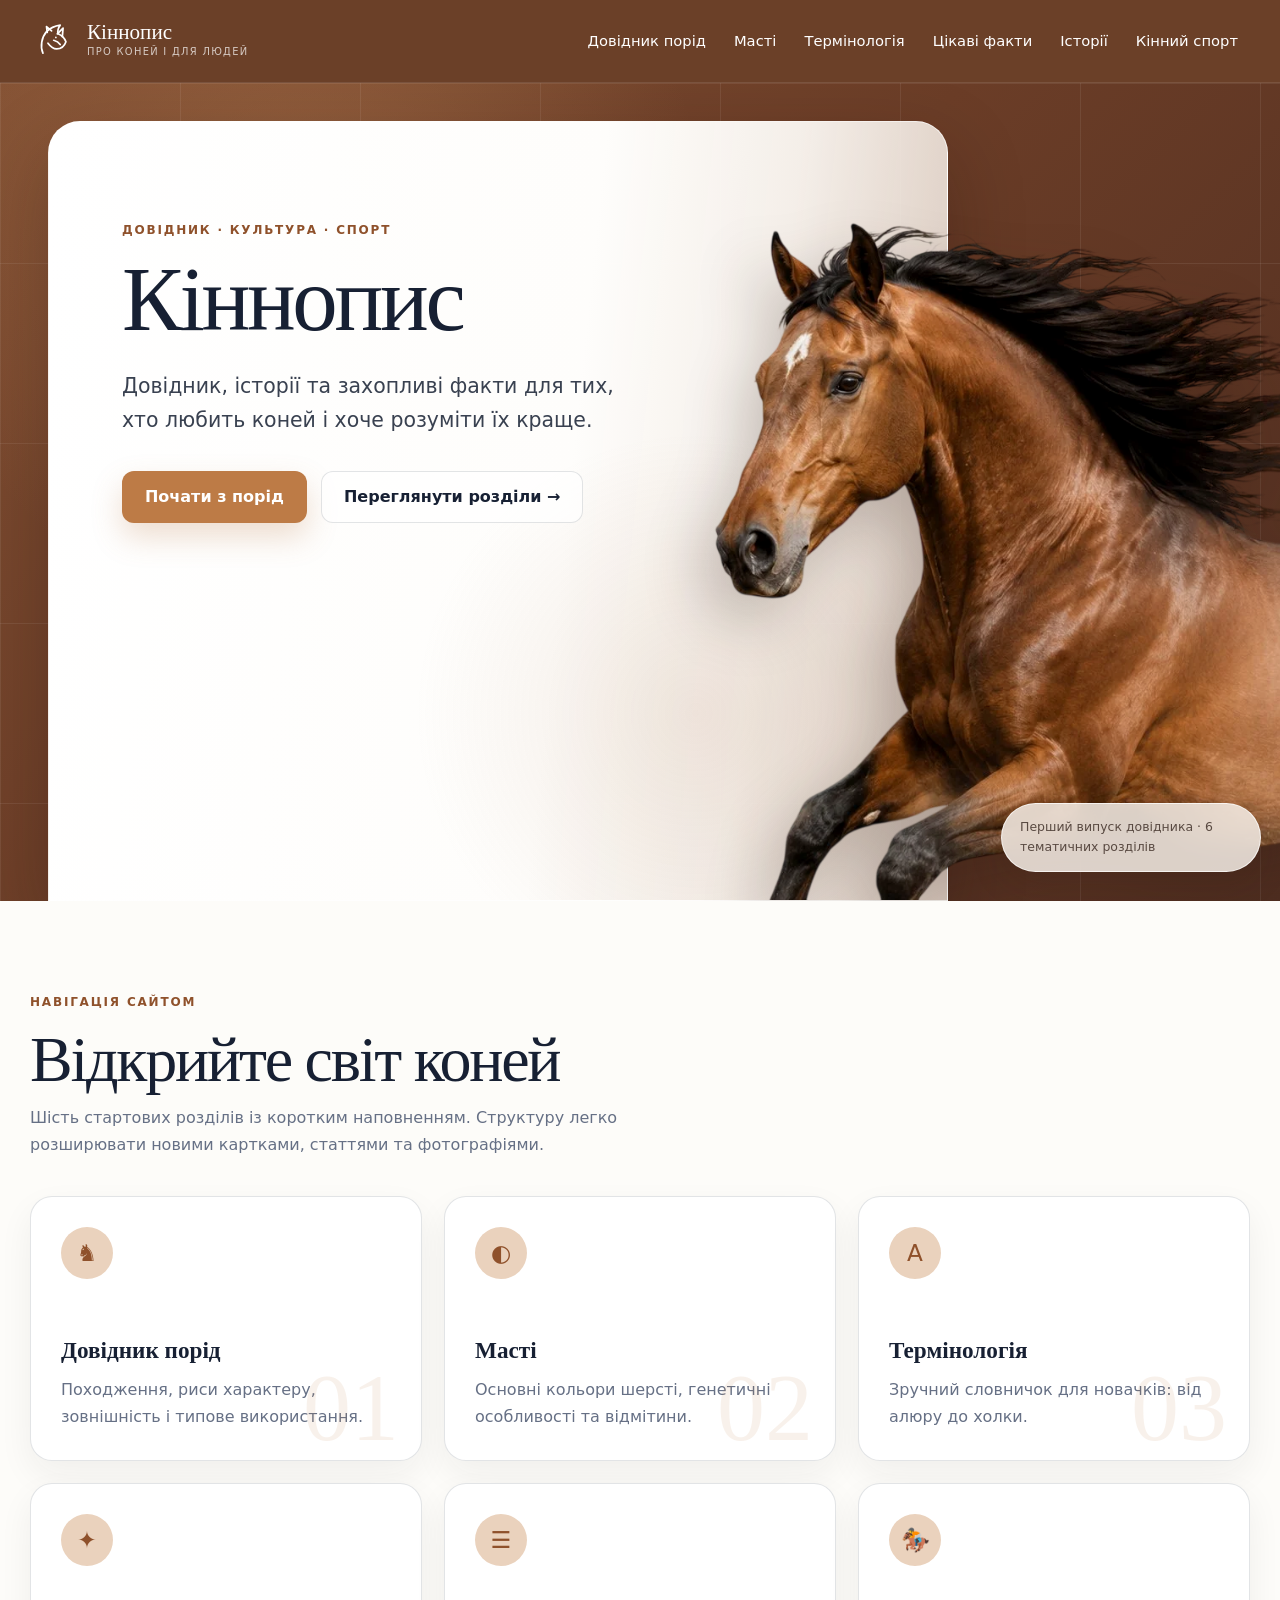
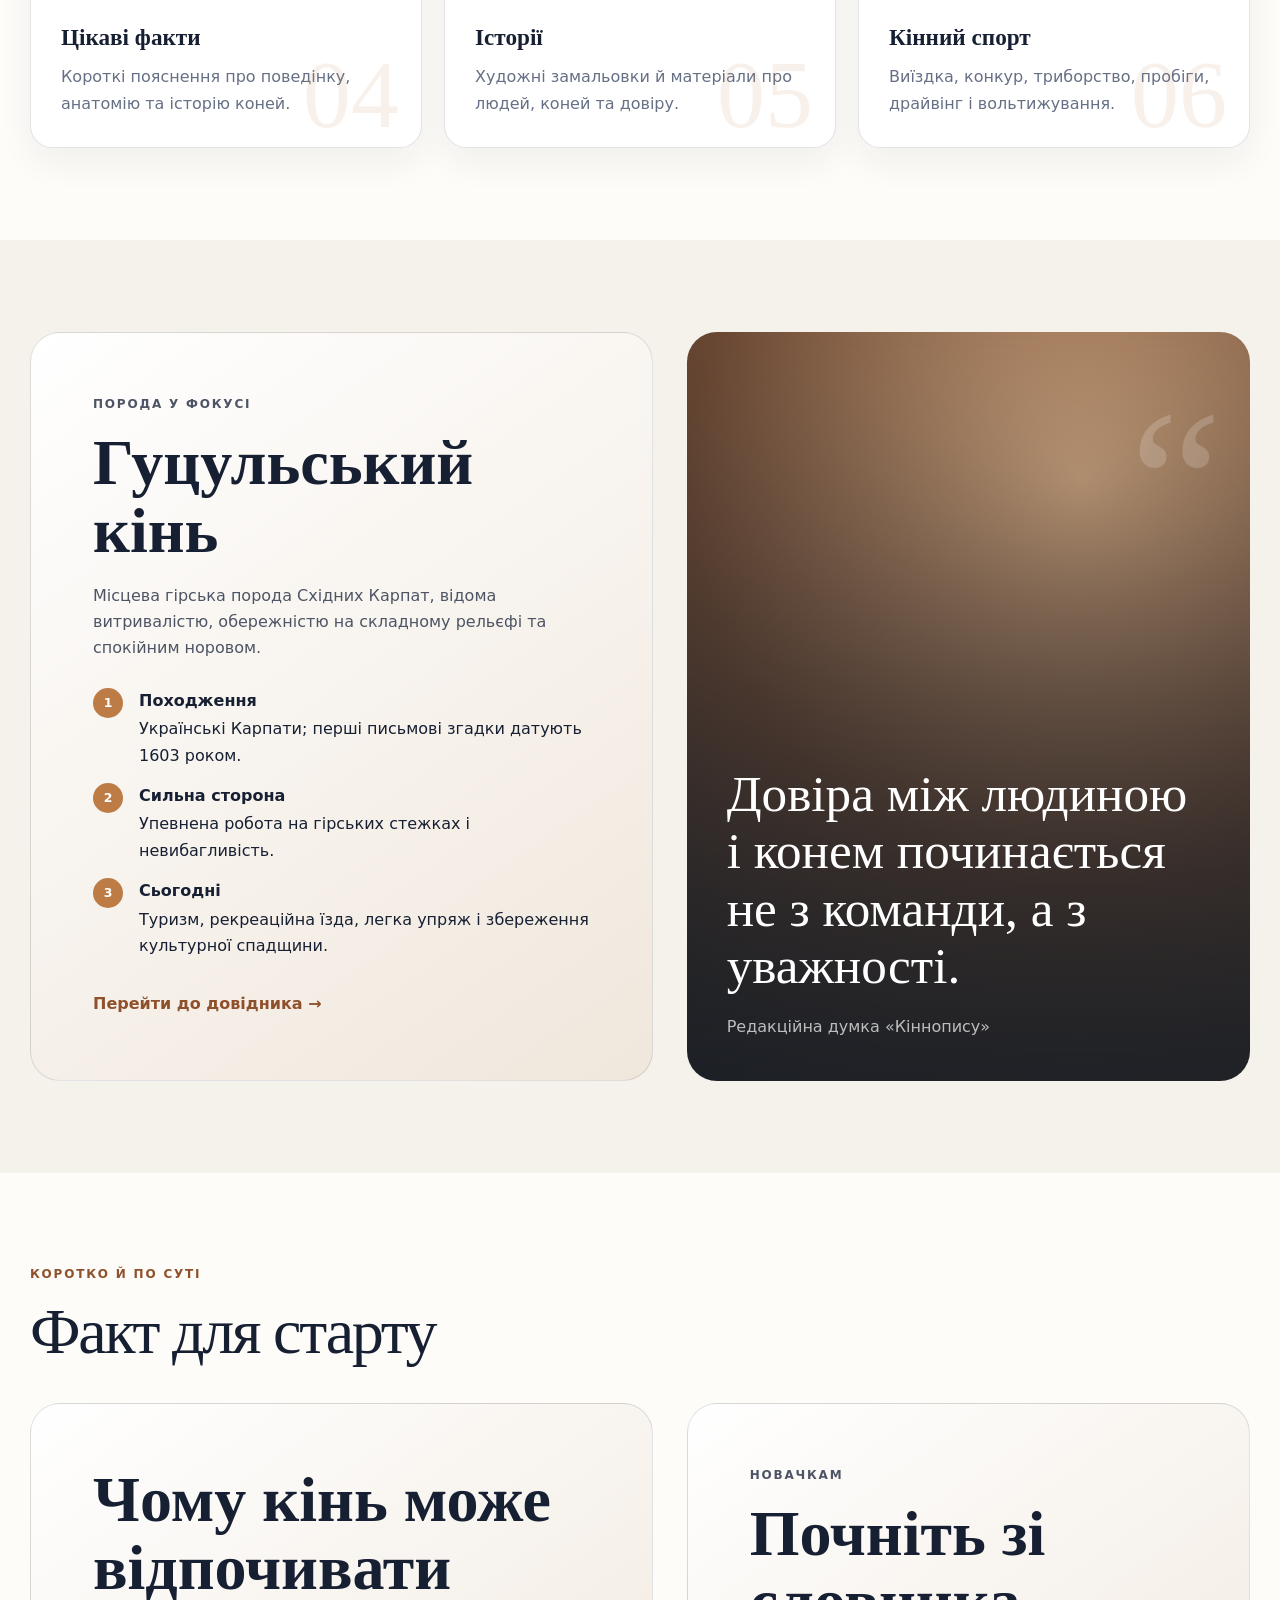
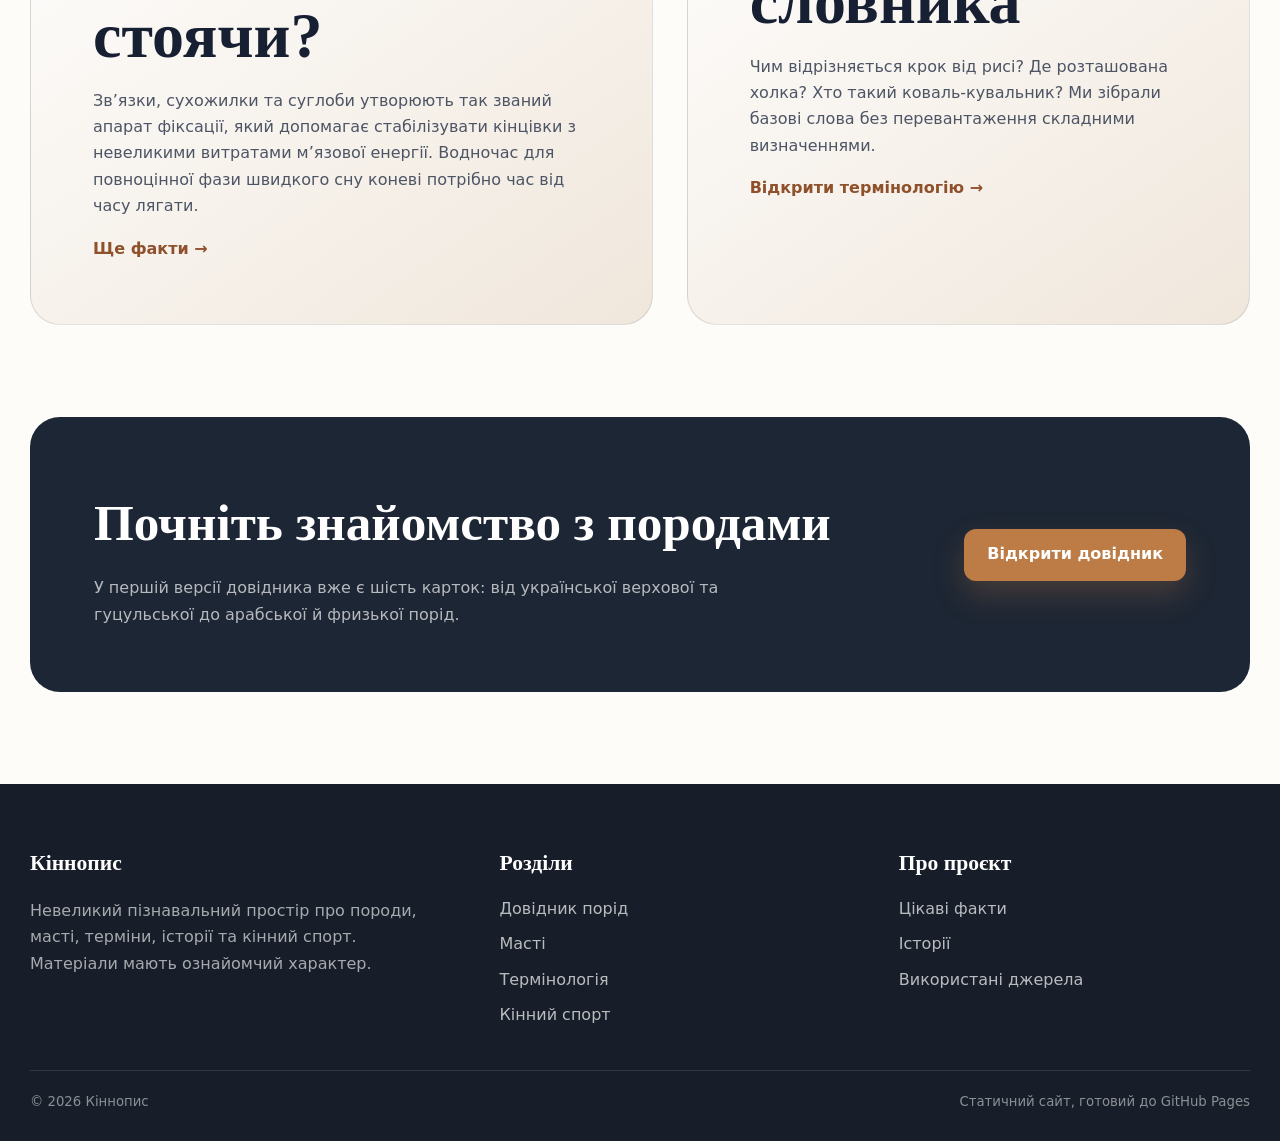
<file: index.html>
<!DOCTYPE html>
<html lang="uk">
<head>
  <meta charset="UTF-8">
  <meta name="viewport" content="width=device-width, initial-scale=1.0">
  <meta name="description" content="Пізнавальний український сайт про породи, масті, термінологію, цікаві факти, історії та кінний спорт.">
  <meta name="theme-color" content="#d8a576">
  <title>Кіннопис — довідник про коней</title>
  <link rel="icon" href="assets/icons/logo.svg" type="image/svg+xml">
  <link rel="stylesheet" href="css/styles.css">
</head>
<body class="home-page">
<a class="skip-link" href="#main">Перейти до вмісту</a>
<header class="site-header">
  <div class="container header-inner">
    <a class="logo" href="index.html" aria-label="Кіннопис — головна">
      <img src="assets/icons/logo.svg" alt="" width="46" height="46">
      <span class="logo-copy">
        <span class="logo-title">Кіннопис</span>
        <span class="logo-subtitle">про коней і для людей</span>
      </span>
    </a>
    <button class="menu-toggle" type="button" aria-expanded="false" aria-controls="main-navigation" aria-label="Відкрити меню">
      <svg viewBox="0 0 24 24" aria-hidden="true"><path d="M4 7h16M4 12h16M4 17h16" fill="none" stroke="currentColor" stroke-width="1.8" stroke-linecap="round"/></svg>
    </button>
    <nav class="main-nav" id="main-navigation" aria-label="Головна навігація">
      <a href="breeds.html">Довідник порід</a>
<a href="coats.html">Масті</a>
<a href="terminology.html">Термінологія</a>
<a href="facts.html">Цікаві факти</a>
<a href="stories.html">Історії</a>
<a href="sport.html">Кінний спорт</a>
    </nav>
  </div>
</header>
<main id="main">
  <section class="home-hero">
    <div class="container">
      <div class="hero-card">
        <div class="hero-content">
          <p class="eyebrow">Довідник · культура · спорт</p>
          <h1 class="hero-title">Кіннопис</h1>
          <p class="hero-text">Довідник, історії та захопливі факти для тих, хто любить коней і хоче розуміти їх краще.</p>
          <div class="hero-actions">
            <a class="button button-primary" href="breeds.html">Почати з порід</a>
            <a class="button button-secondary" href="#sections">Переглянути розділи →</a>
          </div>
        </div>
        <div class="hero-image-wrap" aria-hidden="true">
          <picture>
            <source srcset="assets/images/hero-horse-cutout.webp" type="image/webp">
            <img class="hero-image" src="assets/images/hero-horse-cutout.png" alt="" width="838" height="856">
          </picture>
        </div>
        <div class="hero-note">Перший випуск довідника · 6 тематичних розділів</div>
      </div>
    </div>
  </section>

  <section class="section" id="sections">
    <div class="container">
      <div class="section-head reveal">
        <div>
          <p class="eyebrow">Навігація сайтом</p>
          <h2 class="section-title">Відкрийте світ коней</h2>
          <p class="section-intro">Шість стартових розділів із коротким наповненням. Структуру легко розширювати новими картками, статтями та фотографіями.</p>
        </div>
      </div>
      <div class="category-grid">
        <a class="category-card reveal" href="breeds.html" data-number="01"><span class="category-icon">♞</span><h3>Довідник порід</h3><p>Походження, риси характеру, зовнішність і типове використання.</p></a>
        <a class="category-card reveal" href="coats.html" data-number="02"><span class="category-icon">◐</span><h3>Масті</h3><p>Основні кольори шерсті, генетичні особливості та відмітини.</p></a>
        <a class="category-card reveal" href="terminology.html" data-number="03"><span class="category-icon">A</span><h3>Термінологія</h3><p>Зручний словничок для новачків: від алюру до холки.</p></a>
        <a class="category-card reveal" href="facts.html" data-number="04"><span class="category-icon">✦</span><h3>Цікаві факти</h3><p>Короткі пояснення про поведінку, анатомію та історію коней.</p></a>
        <a class="category-card reveal" href="stories.html" data-number="05"><span class="category-icon">☰</span><h3>Історії</h3><p>Художні замальовки й матеріали про людей, коней та довіру.</p></a>
        <a class="category-card reveal" href="sport.html" data-number="06"><span class="category-icon">🏇</span><h3>Кінний спорт</h3><p>Виїздка, конкур, триборство, пробіги, драйвінг і вольтижування.</p></a>
      </div>
    </div>
  </section>

  <section class="section section-soft">
    <div class="container feature-layout">
      <article class="feature-panel reveal">
        <p class="eyebrow">Порода у фокусі</p>
        <h2>Гуцульський кінь</h2>
        <p>Місцева гірська порода Східних Карпат, відома витривалістю, обережністю на складному рельєфі та спокійним норовом.</p>
        <div class="feature-list">
          <div><span class="feature-number">1</span><span><strong>Походження</strong>Українські Карпати; перші письмові згадки датують 1603 роком.</span></div>
          <div><span class="feature-number">2</span><span><strong>Сильна сторона</strong>Упевнена робота на гірських стежках і невибагливість.</span></div>
          <div><span class="feature-number">3</span><span><strong>Сьогодні</strong>Туризм, рекреаційна їзда, легка упряж і збереження культурної спадщини.</span></div>
        </div>
        <a class="text-link" href="breeds.html#hutsul">Перейти до довідника →</a>
      </article>
      <aside class="quote-panel reveal">
        <blockquote>Довіра між людиною і конем починається не з команди, а з уважності.</blockquote>
        <cite>Редакційна думка «Кіннопису»</cite>
      </aside>
    </div>
  </section>

  <section class="section">
    <div class="container">
      <div class="section-head reveal">
        <div>
          <p class="eyebrow">Коротко й по суті</p>
          <h2 class="section-title">Факт для старту</h2>
        </div>
      </div>
      <div class="feature-layout">
        <div class="feature-panel reveal">
          <h2>Чому кінь може відпочивати стоячи?</h2>
          <p>Зв’язки, сухожилки та суглоби утворюють так званий апарат фіксації, який допомагає стабілізувати кінцівки з невеликими витратами м’язової енергії. Водночас для повноцінної фази швидкого сну коневі потрібно час від часу лягати.</p>
          <a class="text-link" href="facts.html">Ще факти →</a>
        </div>
        <div class="feature-panel reveal">
          <p class="eyebrow">Новачкам</p>
          <h2>Почніть зі словника</h2>
          <p>Чим відрізняється крок від рисі? Де розташована холка? Хто такий коваль-кувальник? Ми зібрали базові слова без перевантаження складними визначеннями.</p>
          <a class="text-link" href="terminology.html">Відкрити термінологію →</a>
        </div>
      </div>
    </div>
  </section>

  <section class="cta-section">
    <div class="container">
      <div class="cta-card reveal">
        <div><h2>Почніть знайомство з породами</h2><p>У першій версії довідника вже є шість карток: від української верхової та гуцульської до арабської й фризької порід.</p></div>
        <a class="button button-primary" href="breeds.html">Відкрити довідник</a>
      </div>
    </div>
  </section>
</main>
<footer class="site-footer">
  <div class="container footer-grid">
    <div>
      <h2 class="footer-title">Кіннопис</h2>
      <p class="footer-copy">Невеликий пізнавальний простір про породи, масті, терміни, історії та кінний спорт. Матеріали мають ознайомчий характер.</p>
    </div>
    <div>
      <h2 class="footer-title">Розділи</h2>
      <div class="footer-links">
        <a href="breeds.html">Довідник порід</a>
        <a href="coats.html">Масті</a>
        <a href="terminology.html">Термінологія</a>
        <a href="sport.html">Кінний спорт</a>
      </div>
    </div>
    <div>
      <h2 class="footer-title">Про проєкт</h2>
      <div class="footer-links">
        <a href="facts.html">Цікаві факти</a>
        <a href="stories.html">Історії</a>
        <a href="sources.html">Використані джерела</a>
      </div>
    </div>
  </div>
  <div class="container footer-bottom">
    <span>© <span data-year></span> Кіннопис</span>
    <span>Статичний сайт, готовий до GitHub Pages</span>
  </div>
</footer>
<button class="back-to-top" type="button" aria-label="Повернутися нагору">↑</button>
<script src="js/main.js"></script>
</body>
</html>
</file>
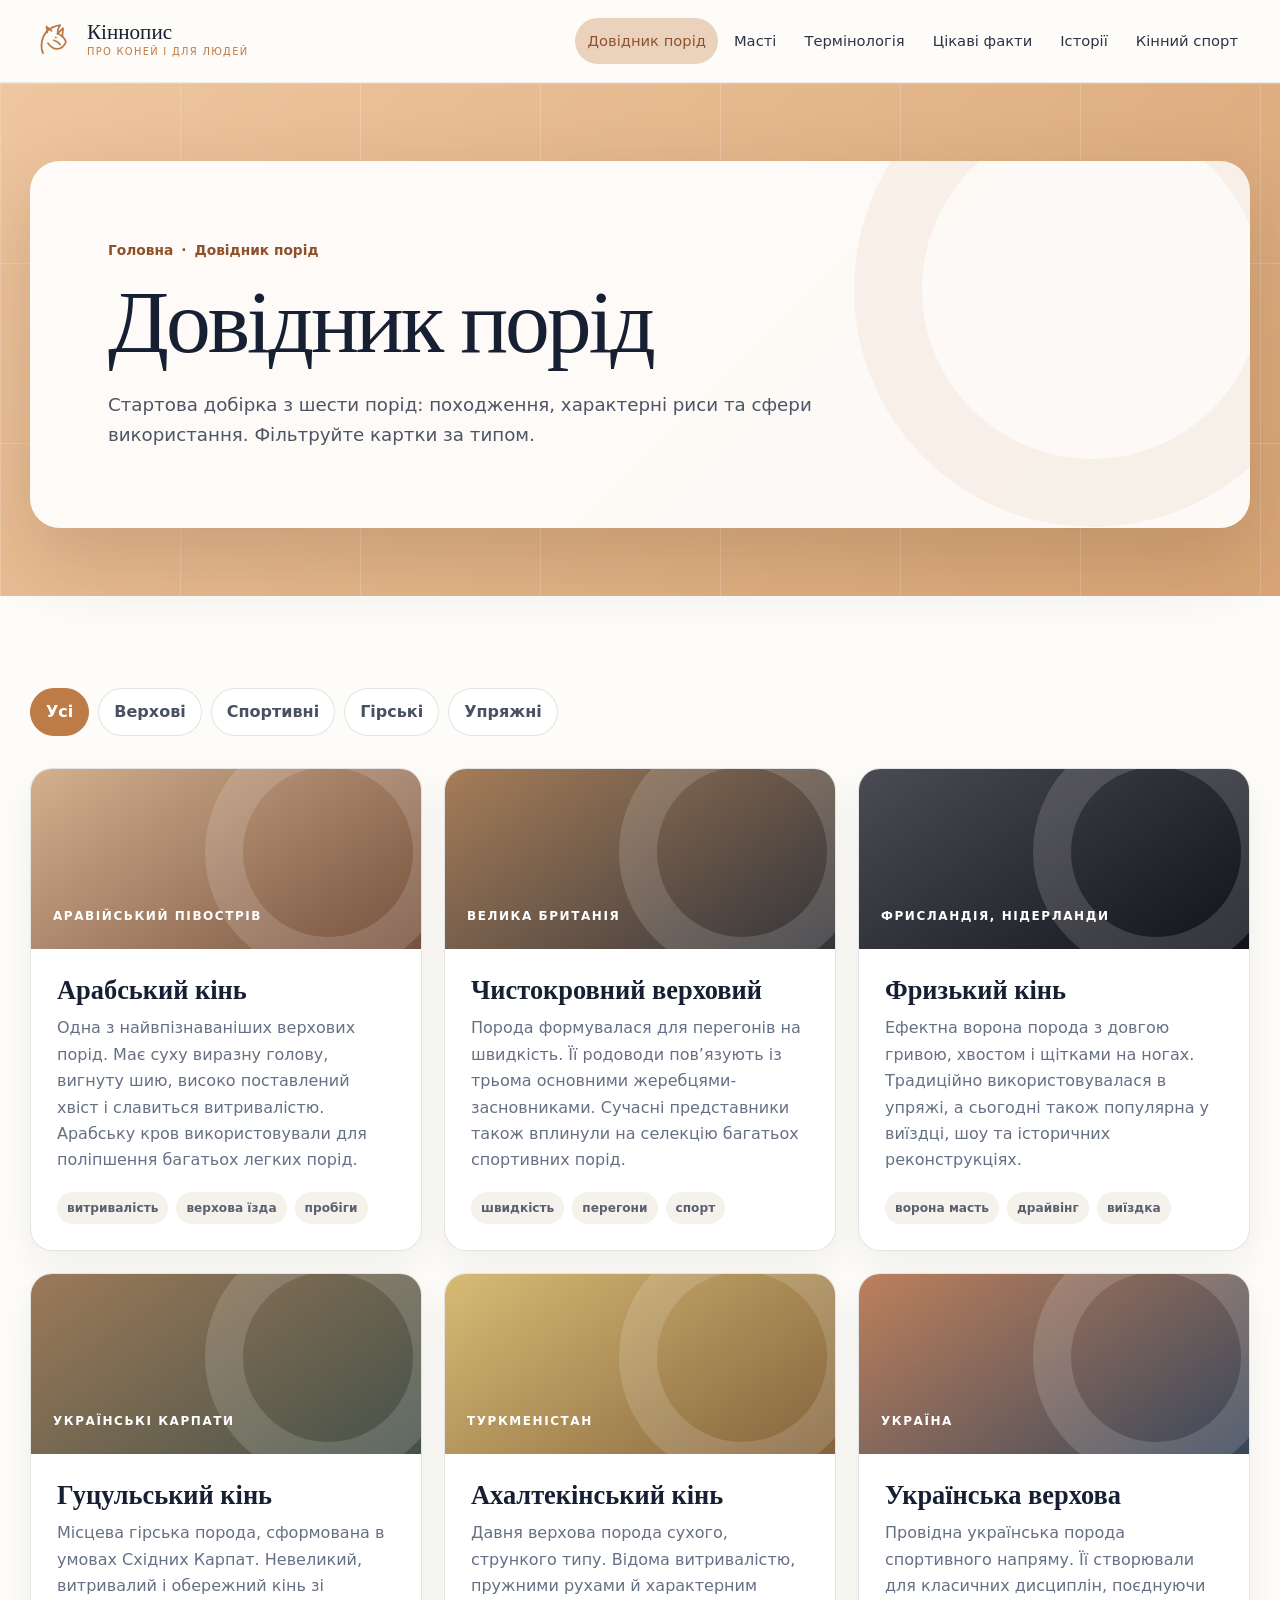
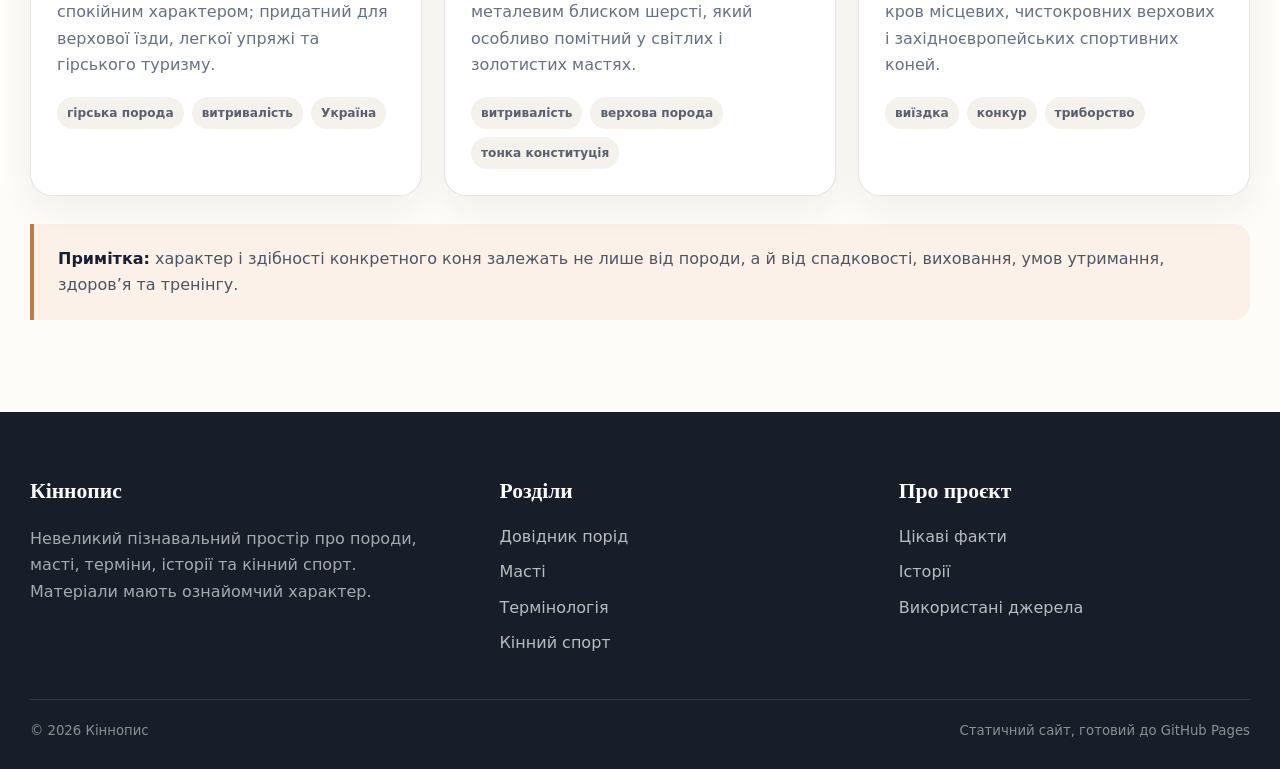
<file: breeds.html>
<!DOCTYPE html>
<html lang="uk">
<head>
  <meta charset="UTF-8">
  <meta name="viewport" content="width=device-width, initial-scale=1.0">
  <meta name="description" content="Короткий довідник порід коней: арабська, чистокровна верхова, фризька, гуцульська, ахалтекінська та українська верхова.">
  <meta name="theme-color" content="#d8a576">
  <title>Довідник порід — Кіннопис</title>
  <link rel="icon" href="assets/icons/logo.svg" type="image/svg+xml">
  <link rel="stylesheet" href="css/styles.css">
</head>
<body class="">
<a class="skip-link" href="#main">Перейти до вмісту</a>
<header class="site-header">
  <div class="container header-inner">
    <a class="logo" href="index.html" aria-label="Кіннопис — головна">
      <img src="assets/icons/logo.svg" alt="" width="46" height="46">
      <span class="logo-copy">
        <span class="logo-title">Кіннопис</span>
        <span class="logo-subtitle">про коней і для людей</span>
      </span>
    </a>
    <button class="menu-toggle" type="button" aria-expanded="false" aria-controls="main-navigation" aria-label="Відкрити меню">
      <svg viewBox="0 0 24 24" aria-hidden="true"><path d="M4 7h16M4 12h16M4 17h16" fill="none" stroke="currentColor" stroke-width="1.8" stroke-linecap="round"/></svg>
    </button>
    <nav class="main-nav" id="main-navigation" aria-label="Головна навігація">
      <a href="breeds.html">Довідник порід</a>
<a href="coats.html">Масті</a>
<a href="terminology.html">Термінологія</a>
<a href="facts.html">Цікаві факти</a>
<a href="stories.html">Історії</a>
<a href="sport.html">Кінний спорт</a>
    </nav>
  </div>
</header>
<main id="main">
<section class="page-hero">
  <div class="container">
    <div class="page-hero-card">
      <div class="breadcrumbs"><a href="index.html">Головна</a><span>·</span><span>Довідник порід</span></div>
      <h1 class="page-title">Довідник порід</h1>
      <p class="page-lead">Стартова добірка з шести порід: походження, характерні риси та сфери використання. Фільтруйте картки за типом.</p>
    </div>
  </div>
</section>
<section class="section">
  <div class="container">
    <div class="toolbar reveal">
      <div class="filter-group" aria-label="Фільтр порід">
        <button class="filter-button is-active" type="button" data-filter="all">Усі</button>
        <button class="filter-button" type="button" data-filter="riding">Верхові</button>
        <button class="filter-button" type="button" data-filter="sport">Спортивні</button>
        <button class="filter-button" type="button" data-filter="mountain">Гірські</button>
        <button class="filter-button" type="button" data-filter="harness">Упряжні</button>
      </div>
    </div>
    <div class="card-grid">
      <article class="info-card reveal" data-breed-category="riding sport endurance">
        <div class="card-visual" style="--card-a:#d4b08f;--card-b:#76513d"><span class="card-kicker">Аравійський півострів</span></div>
        <div class="card-body"><h2>Арабський кінь</h2><p>Одна з найвпізнаваніших верхових порід. Має суху виразну голову, вигнуту шию, високо поставлений хвіст і славиться витривалістю. Арабську кров використовували для поліпшення багатьох легких порід.</p><div class="card-meta"><span class="tag">витривалість</span><span class="tag">верхова їзда</span><span class="tag">пробіги</span></div></div>
      </article>
      <article class="info-card reveal" data-breed-category="riding sport">
        <div class="card-visual" style="--card-a:#a67d58;--card-b:#33343a"><span class="card-kicker">Велика Британія</span></div>
        <div class="card-body"><h2>Чистокровний верховий</h2><p>Порода формувалася для перегонів на швидкість. Її родоводи пов’язують із трьома основними жеребцями-засновниками. Сучасні представники також вплинули на селекцію багатьох спортивних порід.</p><div class="card-meta"><span class="tag">швидкість</span><span class="tag">перегони</span><span class="tag">спорт</span></div></div>
      </article>
      <article class="info-card reveal" data-breed-category="harness sport">
        <div class="card-visual" style="--card-a:#4b4c53;--card-b:#11131a"><span class="card-kicker">Фрисландія, Нідерланди</span></div>
        <div class="card-body"><h2>Фризький кінь</h2><p>Ефектна ворона порода з довгою гривою, хвостом і щітками на ногах. Традиційно використовувалася в упряжі, а сьогодні також популярна у виїздці, шоу та історичних реконструкціях.</p><div class="card-meta"><span class="tag">ворона масть</span><span class="tag">драйвінг</span><span class="tag">виїздка</span></div></div>
      </article>
      <article class="info-card reveal" id="hutsul" data-breed-category="mountain riding harness">
        <div class="card-visual" style="--card-a:#9c7a58;--card-b:#445149"><span class="card-kicker">Українські Карпати</span></div>
        <div class="card-body"><h2>Гуцульський кінь</h2><p>Місцева гірська порода, сформована в умовах Східних Карпат. Невеликий, витривалий і обережний кінь зі спокійним характером; придатний для верхової їзди, легкої упряжі та гірського туризму.</p><div class="card-meta"><span class="tag">гірська порода</span><span class="tag">витривалість</span><span class="tag">Україна</span></div></div>
      </article>
      <article class="info-card reveal" data-breed-category="riding sport endurance">
        <div class="card-visual" style="--card-a:#d7bb74;--card-b:#84633d"><span class="card-kicker">Туркменістан</span></div>
        <div class="card-body"><h2>Ахалтекінський кінь</h2><p>Давня верхова порода сухого, стрункого типу. Відома витривалістю, пружними рухами й характерним металевим блиском шерсті, який особливо помітний у світлих і золотистих мастях.</p><div class="card-meta"><span class="tag">витривалість</span><span class="tag">верхова порода</span><span class="tag">тонка конституція</span></div></div>
      </article>
      <article class="info-card reveal" data-breed-category="riding sport">
        <div class="card-visual" style="--card-a:#bd805c;--card-b:#38465a"><span class="card-kicker">Україна</span></div>
        <div class="card-body"><h2>Українська верхова</h2><p>Провідна українська порода спортивного напряму. Її створювали для класичних дисциплін, поєднуючи кров місцевих, чистокровних верхових і західноєвропейських спортивних коней.</p><div class="card-meta"><span class="tag">виїздка</span><span class="tag">конкур</span><span class="tag">триборство</span></div></div>
      </article>
    </div>
    <div class="note reveal"><strong>Примітка:</strong> характер і здібності конкретного коня залежать не лише від породи, а й від спадковості, виховання, умов утримання, здоров’я та тренінгу.</div>
  </div>
</section>
</main>
<footer class="site-footer">
  <div class="container footer-grid">
    <div>
      <h2 class="footer-title">Кіннопис</h2>
      <p class="footer-copy">Невеликий пізнавальний простір про породи, масті, терміни, історії та кінний спорт. Матеріали мають ознайомчий характер.</p>
    </div>
    <div>
      <h2 class="footer-title">Розділи</h2>
      <div class="footer-links">
        <a href="breeds.html">Довідник порід</a>
        <a href="coats.html">Масті</a>
        <a href="terminology.html">Термінологія</a>
        <a href="sport.html">Кінний спорт</a>
      </div>
    </div>
    <div>
      <h2 class="footer-title">Про проєкт</h2>
      <div class="footer-links">
        <a href="facts.html">Цікаві факти</a>
        <a href="stories.html">Історії</a>
        <a href="sources.html">Використані джерела</a>
      </div>
    </div>
  </div>
  <div class="container footer-bottom">
    <span>© <span data-year></span> Кіннопис</span>
    <span>Статичний сайт, готовий до GitHub Pages</span>
  </div>
</footer>
<button class="back-to-top" type="button" aria-label="Повернутися нагору">↑</button>
<script src="js/main.js"></script>
</body>
</html>
</file>
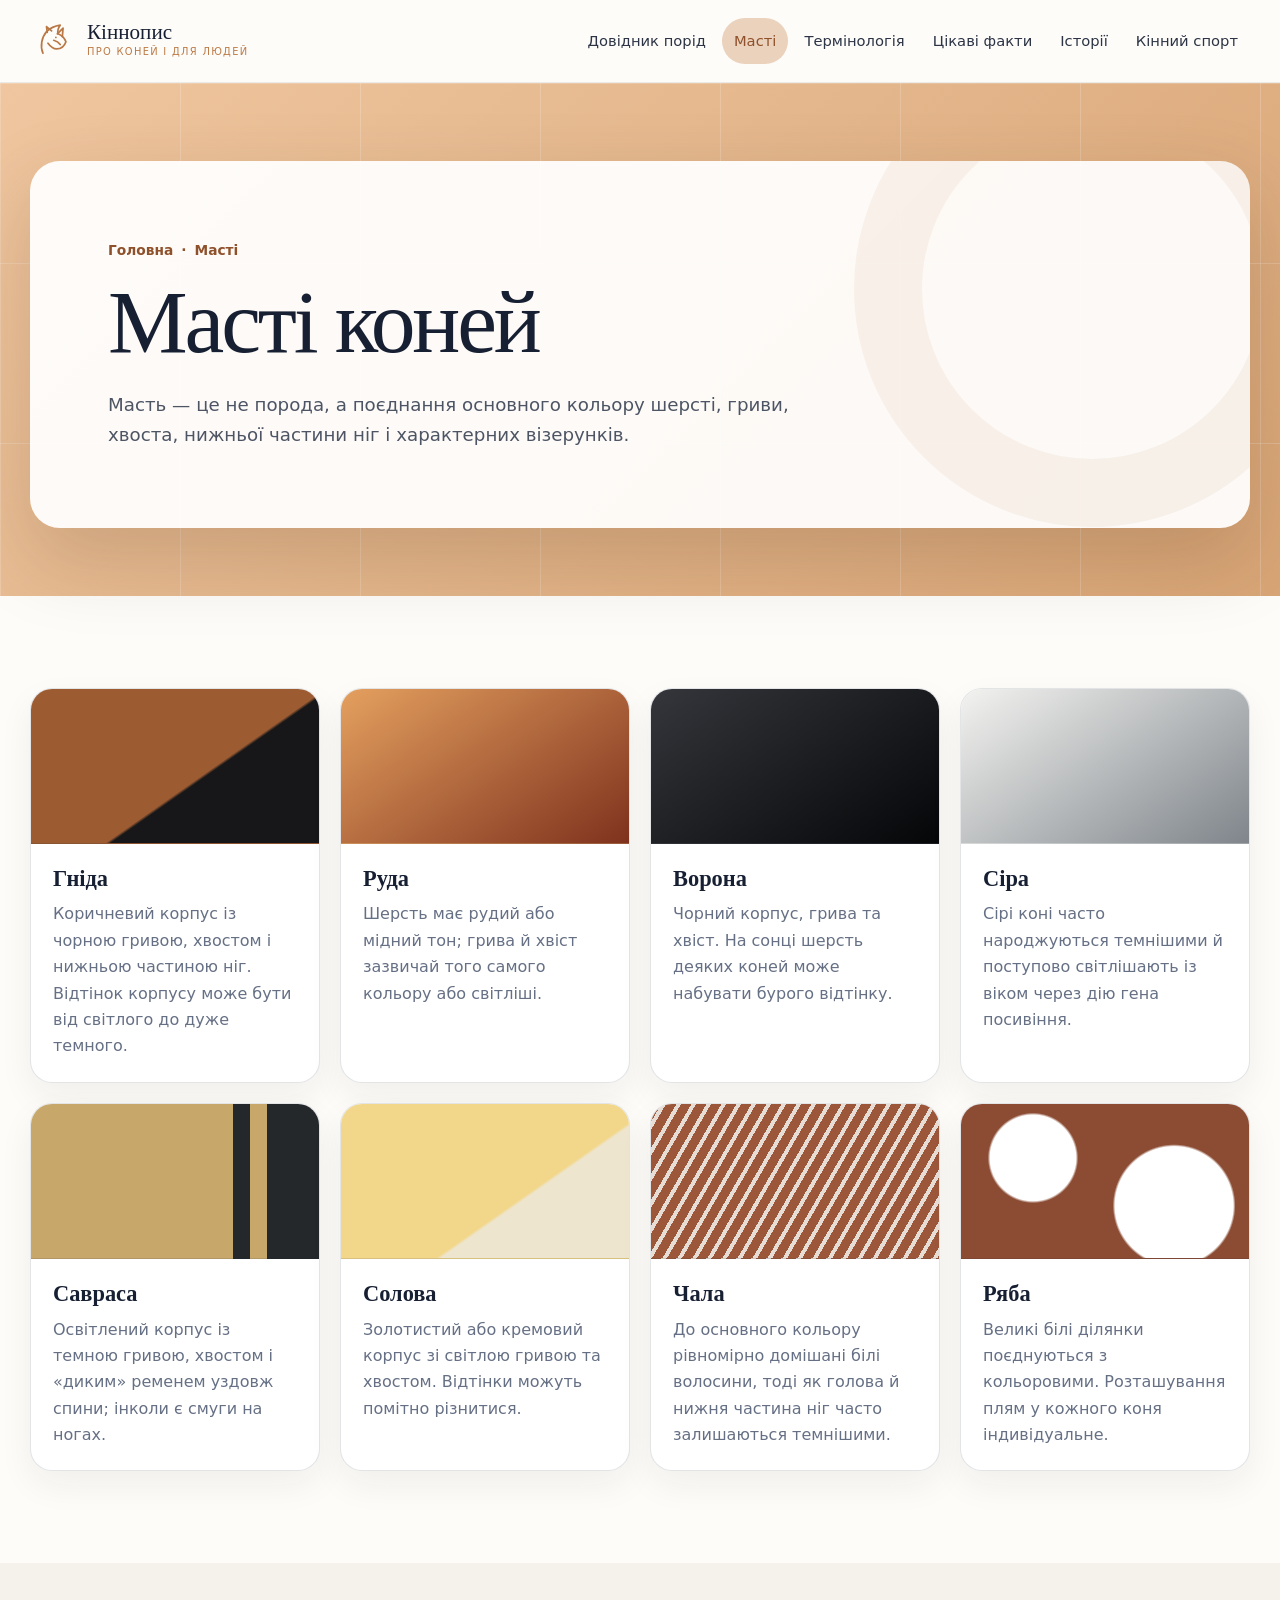
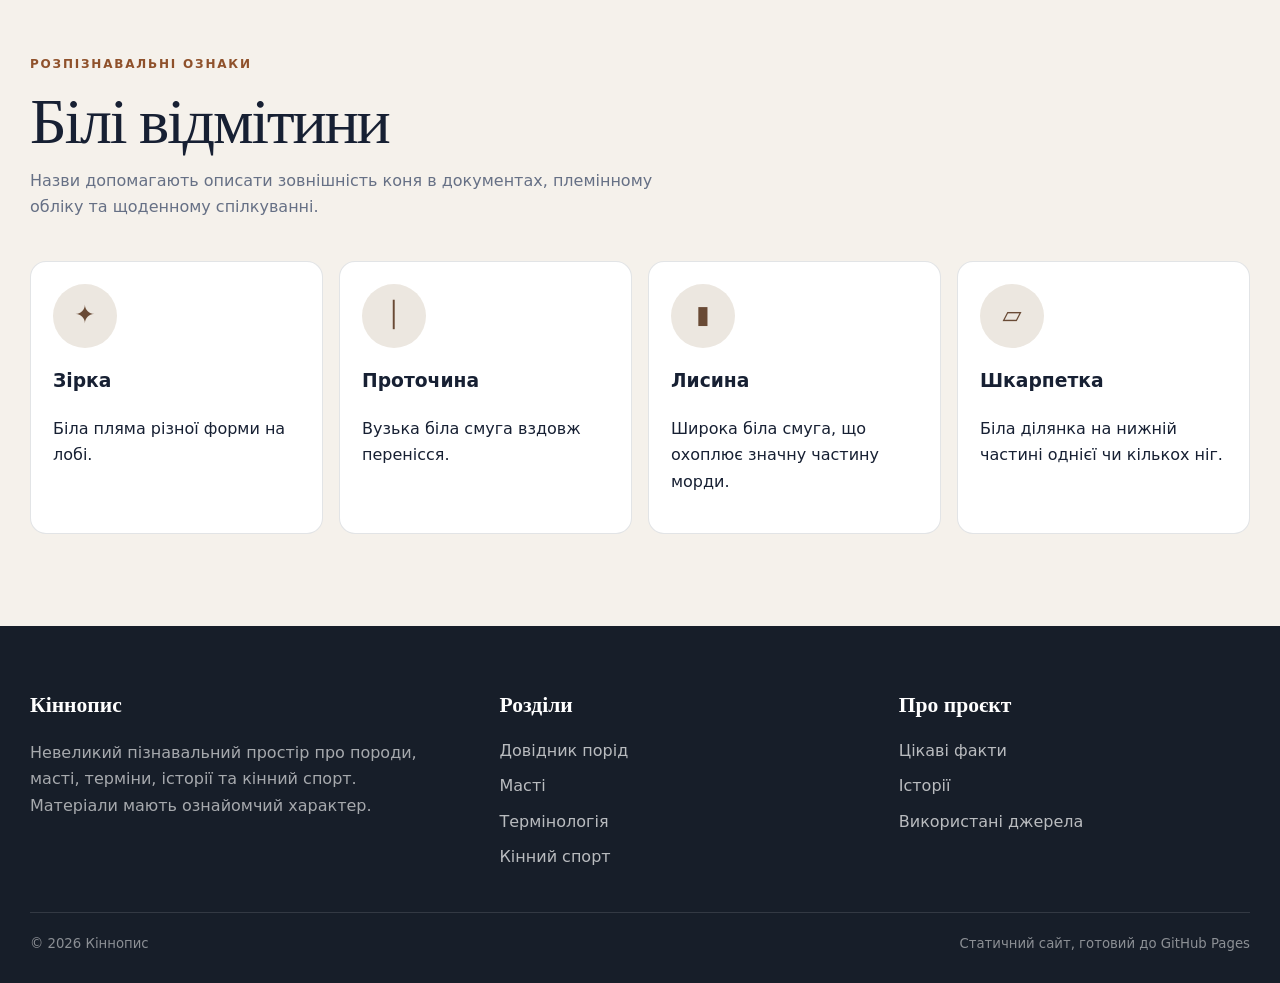
<file: coats.html>
<!DOCTYPE html>
<html lang="uk">
<head>
  <meta charset="UTF-8">
  <meta name="viewport" content="width=device-width, initial-scale=1.0">
  <meta name="description" content="Основні масті коней і білі відмітини: гніда, руда, ворона, сіра, савраса, солова, чала та ряба.">
  <meta name="theme-color" content="#d8a576">
  <title>Масті коней — Кіннопис</title>
  <link rel="icon" href="assets/icons/logo.svg" type="image/svg+xml">
  <link rel="stylesheet" href="css/styles.css">
</head>
<body class="">
<a class="skip-link" href="#main">Перейти до вмісту</a>
<header class="site-header">
  <div class="container header-inner">
    <a class="logo" href="index.html" aria-label="Кіннопис — головна">
      <img src="assets/icons/logo.svg" alt="" width="46" height="46">
      <span class="logo-copy">
        <span class="logo-title">Кіннопис</span>
        <span class="logo-subtitle">про коней і для людей</span>
      </span>
    </a>
    <button class="menu-toggle" type="button" aria-expanded="false" aria-controls="main-navigation" aria-label="Відкрити меню">
      <svg viewBox="0 0 24 24" aria-hidden="true"><path d="M4 7h16M4 12h16M4 17h16" fill="none" stroke="currentColor" stroke-width="1.8" stroke-linecap="round"/></svg>
    </button>
    <nav class="main-nav" id="main-navigation" aria-label="Головна навігація">
      <a href="breeds.html">Довідник порід</a>
<a href="coats.html">Масті</a>
<a href="terminology.html">Термінологія</a>
<a href="facts.html">Цікаві факти</a>
<a href="stories.html">Історії</a>
<a href="sport.html">Кінний спорт</a>
    </nav>
  </div>
</header>
<main id="main">
<section class="page-hero">
  <div class="container">
    <div class="page-hero-card">
      <div class="breadcrumbs"><a href="index.html">Головна</a><span>·</span><span>Масті</span></div>
      <h1 class="page-title">Масті коней</h1>
      <p class="page-lead">Масть — це не порода, а поєднання основного кольору шерсті, гриви, хвоста, нижньої частини ніг і характерних візерунків.</p>
    </div>
  </div>
</section>
<section class="section">
  <div class="container">
    <div class="coat-grid">
      <article class="coat-card reveal"><div class="coat-swatch" style="--swatch:linear-gradient(145deg,#9c5b31 0 58%,#171719 59% 100%)"></div><div class="card-body"><h2>Гніда</h2><p>Коричневий корпус із чорною гривою, хвостом і нижньою частиною ніг. Відтінок корпусу може бути від світлого до дуже темного.</p></div></article>
      <article class="coat-card reveal"><div class="coat-swatch" style="--swatch:linear-gradient(145deg,#e4a05f,#7f321d)"></div><div class="card-body"><h2>Руда</h2><p>Шерсть має рудий або мідний тон; грива й хвіст зазвичай того самого кольору або світліші.</p></div></article>
      <article class="coat-card reveal"><div class="coat-swatch" style="--swatch:linear-gradient(145deg,#34363b,#050608)"></div><div class="card-body"><h2>Ворона</h2><p>Чорний корпус, грива та хвіст. На сонці шерсть деяких коней може набувати бурого відтінку.</p></div></article>
      <article class="coat-card reveal"><div class="coat-swatch" style="--swatch:linear-gradient(145deg,#f3f3f0,#7f858b)"></div><div class="card-body"><h2>Сіра</h2><p>Сірі коні часто народжуються темнішими й поступово світлішають із віком через дію гена посивіння.</p></div></article>
      <article class="coat-card reveal"><div class="coat-swatch" style="--swatch:linear-gradient(90deg,#c7a76a 0 70%,#24282a 70% 76%,#c7a76a 76% 82%,#24282a 82%)"></div><div class="card-body"><h2>Савраса</h2><p>Освітлений корпус із темною гривою, хвостом і «диким» ременем уздовж спини; інколи є смуги на ногах.</p></div></article>
      <article class="coat-card reveal"><div class="coat-swatch" style="--swatch:linear-gradient(145deg,#f2d78b 0 62%,#eee5cf 63% 100%)"></div><div class="card-body"><h2>Соловa</h2><p>Золотистий або кремовий корпус зі світлою гривою та хвостом. Відтінки можуть помітно різнитися.</p></div></article>
      <article class="coat-card reveal"><div class="coat-swatch" style="--swatch:repeating-linear-gradient(120deg,#9c573b 0 9px,#e8ddd4 9px 13px)"></div><div class="card-body"><h2>Чала</h2><p>До основного кольору рівномірно домішані білі волосини, тоді як голова й нижня частина ніг часто залишаються темнішими.</p></div></article>
      <article class="coat-card reveal"><div class="coat-swatch" style="--swatch:radial-gradient(circle at 25% 35%,#fff 0 18%,transparent 19%),radial-gradient(circle at 74% 66%,#fff 0 25%,transparent 26%),#8c4c34"></div><div class="card-body"><h2>Ряба</h2><p>Великі білі ділянки поєднуються з кольоровими. Розташування плям у кожного коня індивідуальне.</p></div></article>
    </div>
  </div>
</section>
<section class="section section-soft">
  <div class="container">
    <div class="section-head reveal"><div><p class="eyebrow">Розпізнавальні ознаки</p><h2 class="section-title">Білі відмітини</h2><p class="section-intro">Назви допомагають описати зовнішність коня в документах, племінному обліку та щоденному спілкуванні.</p></div></div>
    <div class="marking-list">
      <div class="marking-item reveal"><span class="marking-symbol">✦</span><h3>Зірка</h3><p>Біла пляма різної форми на лобі.</p></div>
      <div class="marking-item reveal"><span class="marking-symbol">│</span><h3>Проточина</h3><p>Вузька біла смуга вздовж перенісся.</p></div>
      <div class="marking-item reveal"><span class="marking-symbol">▮</span><h3>Лисина</h3><p>Широка біла смуга, що охоплює значну частину морди.</p></div>
      <div class="marking-item reveal"><span class="marking-symbol">▱</span><h3>Шкарпетка</h3><p>Біла ділянка на нижній частині однієї чи кількох ніг.</p></div>
    </div>
  </div>
</section>
</main>
<footer class="site-footer">
  <div class="container footer-grid">
    <div>
      <h2 class="footer-title">Кіннопис</h2>
      <p class="footer-copy">Невеликий пізнавальний простір про породи, масті, терміни, історії та кінний спорт. Матеріали мають ознайомчий характер.</p>
    </div>
    <div>
      <h2 class="footer-title">Розділи</h2>
      <div class="footer-links">
        <a href="breeds.html">Довідник порід</a>
        <a href="coats.html">Масті</a>
        <a href="terminology.html">Термінологія</a>
        <a href="sport.html">Кінний спорт</a>
      </div>
    </div>
    <div>
      <h2 class="footer-title">Про проєкт</h2>
      <div class="footer-links">
        <a href="facts.html">Цікаві факти</a>
        <a href="stories.html">Історії</a>
        <a href="sources.html">Використані джерела</a>
      </div>
    </div>
  </div>
  <div class="container footer-bottom">
    <span>© <span data-year></span> Кіннопис</span>
    <span>Статичний сайт, готовий до GitHub Pages</span>
  </div>
</footer>
<button class="back-to-top" type="button" aria-label="Повернутися нагору">↑</button>
<script src="js/main.js"></script>
</body>
</html>
</file>
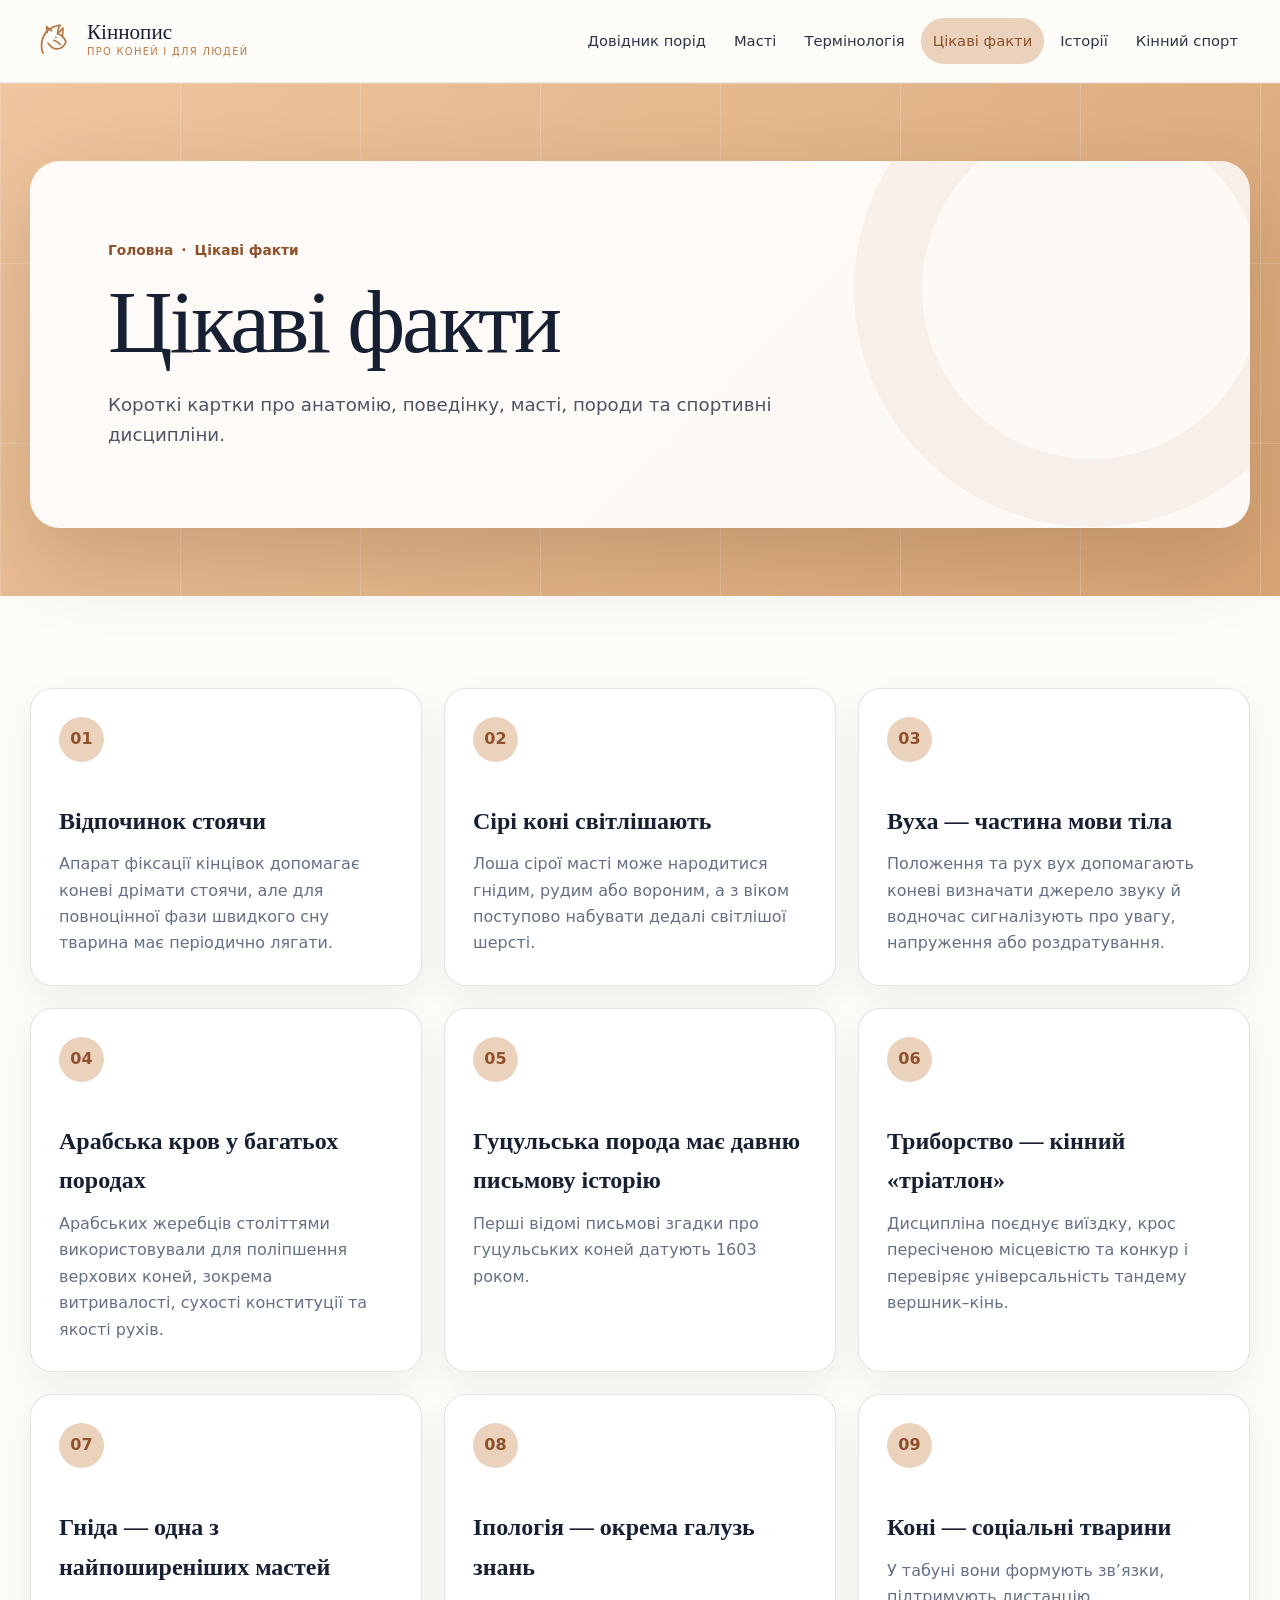
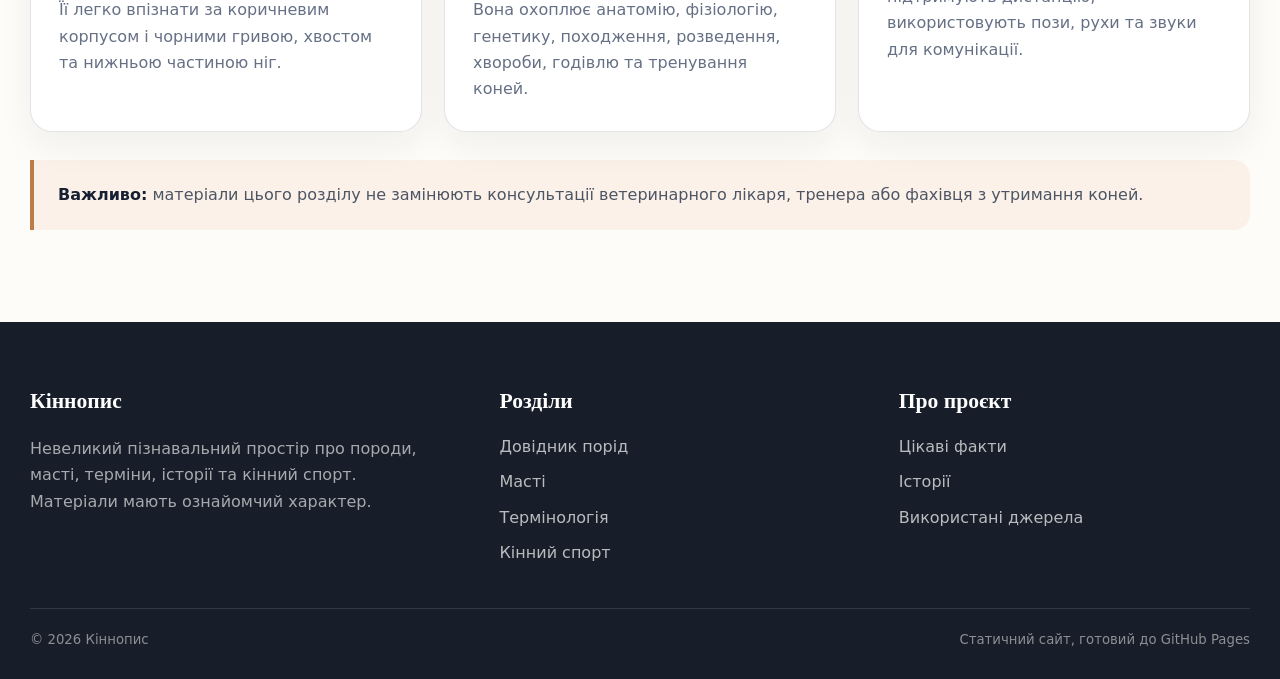
<file: facts.html>
<!DOCTYPE html>
<html lang="uk">
<head>
  <meta charset="UTF-8">
  <meta name="viewport" content="width=device-width, initial-scale=1.0">
  <meta name="description" content="Цікаві факти про анатомію, поведінку, масті, породи та кінний спорт.">
  <meta name="theme-color" content="#d8a576">
  <title>Цікаві факти — Кіннопис</title>
  <link rel="icon" href="assets/icons/logo.svg" type="image/svg+xml">
  <link rel="stylesheet" href="css/styles.css">
</head>
<body class="">
<a class="skip-link" href="#main">Перейти до вмісту</a>
<header class="site-header">
  <div class="container header-inner">
    <a class="logo" href="index.html" aria-label="Кіннопис — головна">
      <img src="assets/icons/logo.svg" alt="" width="46" height="46">
      <span class="logo-copy">
        <span class="logo-title">Кіннопис</span>
        <span class="logo-subtitle">про коней і для людей</span>
      </span>
    </a>
    <button class="menu-toggle" type="button" aria-expanded="false" aria-controls="main-navigation" aria-label="Відкрити меню">
      <svg viewBox="0 0 24 24" aria-hidden="true"><path d="M4 7h16M4 12h16M4 17h16" fill="none" stroke="currentColor" stroke-width="1.8" stroke-linecap="round"/></svg>
    </button>
    <nav class="main-nav" id="main-navigation" aria-label="Головна навігація">
      <a href="breeds.html">Довідник порід</a>
<a href="coats.html">Масті</a>
<a href="terminology.html">Термінологія</a>
<a href="facts.html">Цікаві факти</a>
<a href="stories.html">Історії</a>
<a href="sport.html">Кінний спорт</a>
    </nav>
  </div>
</header>
<main id="main">
<section class="page-hero">
  <div class="container">
    <div class="page-hero-card">
      <div class="breadcrumbs"><a href="index.html">Головна</a><span>·</span><span>Цікаві факти</span></div>
      <h1 class="page-title">Цікаві факти</h1>
      <p class="page-lead">Короткі картки про анатомію, поведінку, масті, породи та спортивні дисципліни.</p>
    </div>
  </div>
</section>
<section class="section"><div class="container"><div class="fact-grid"><article class="fact-card reveal"><span class="fact-number">01</span><h2>Відпочинок стоячи</h2><p>Апарат фіксації кінцівок допомагає коневі дрімати стоячи, але для повноцінної фази швидкого сну тварина має періодично лягати.</p></article>
<article class="fact-card reveal"><span class="fact-number">02</span><h2>Сірі коні світлішають</h2><p>Лоша сірої масті може народитися гнідим, рудим або вороним, а з віком поступово набувати дедалі світлішої шерсті.</p></article>
<article class="fact-card reveal"><span class="fact-number">03</span><h2>Вуха — частина мови тіла</h2><p>Положення та рух вух допомагають коневі визначати джерело звуку й водночас сигналізують про увагу, напруження або роздратування.</p></article>
<article class="fact-card reveal"><span class="fact-number">04</span><h2>Арабська кров у багатьох породах</h2><p>Арабських жеребців століттями використовували для поліпшення верхових коней, зокрема витривалості, сухості конституції та якості рухів.</p></article>
<article class="fact-card reveal"><span class="fact-number">05</span><h2>Гуцульська порода має давню письмову історію</h2><p>Перші відомі письмові згадки про гуцульських коней датують 1603 роком.</p></article>
<article class="fact-card reveal"><span class="fact-number">06</span><h2>Триборство — кінний «тріатлон»</h2><p>Дисципліна поєднує виїздку, крос пересіченою місцевістю та конкур і перевіряє універсальність тандему вершник–кінь.</p></article>
<article class="fact-card reveal"><span class="fact-number">07</span><h2>Гніда — одна з найпоширеніших мастей</h2><p>Її легко впізнати за коричневим корпусом і чорними гривою, хвостом та нижньою частиною ніг.</p></article>
<article class="fact-card reveal"><span class="fact-number">08</span><h2>Іпологія — окрема галузь знань</h2><p>Вона охоплює анатомію, фізіологію, генетику, походження, розведення, хвороби, годівлю та тренування коней.</p></article>
<article class="fact-card reveal"><span class="fact-number">09</span><h2>Коні — соціальні тварини</h2><p>У табуні вони формують зв’язки, підтримують дистанцію, використовують пози, рухи та звуки для комунікації.</p></article></div><div class="note reveal"><strong>Важливо:</strong> матеріали цього розділу не замінюють консультації ветеринарного лікаря, тренера або фахівця з утримання коней.</div></div></section>
</main>
<footer class="site-footer">
  <div class="container footer-grid">
    <div>
      <h2 class="footer-title">Кіннопис</h2>
      <p class="footer-copy">Невеликий пізнавальний простір про породи, масті, терміни, історії та кінний спорт. Матеріали мають ознайомчий характер.</p>
    </div>
    <div>
      <h2 class="footer-title">Розділи</h2>
      <div class="footer-links">
        <a href="breeds.html">Довідник порід</a>
        <a href="coats.html">Масті</a>
        <a href="terminology.html">Термінологія</a>
        <a href="sport.html">Кінний спорт</a>
      </div>
    </div>
    <div>
      <h2 class="footer-title">Про проєкт</h2>
      <div class="footer-links">
        <a href="facts.html">Цікаві факти</a>
        <a href="stories.html">Історії</a>
        <a href="sources.html">Використані джерела</a>
      </div>
    </div>
  </div>
  <div class="container footer-bottom">
    <span>© <span data-year></span> Кіннопис</span>
    <span>Статичний сайт, готовий до GitHub Pages</span>
  </div>
</footer>
<button class="back-to-top" type="button" aria-label="Повернутися нагору">↑</button>
<script src="js/main.js"></script>
</body>
</html>
</file>
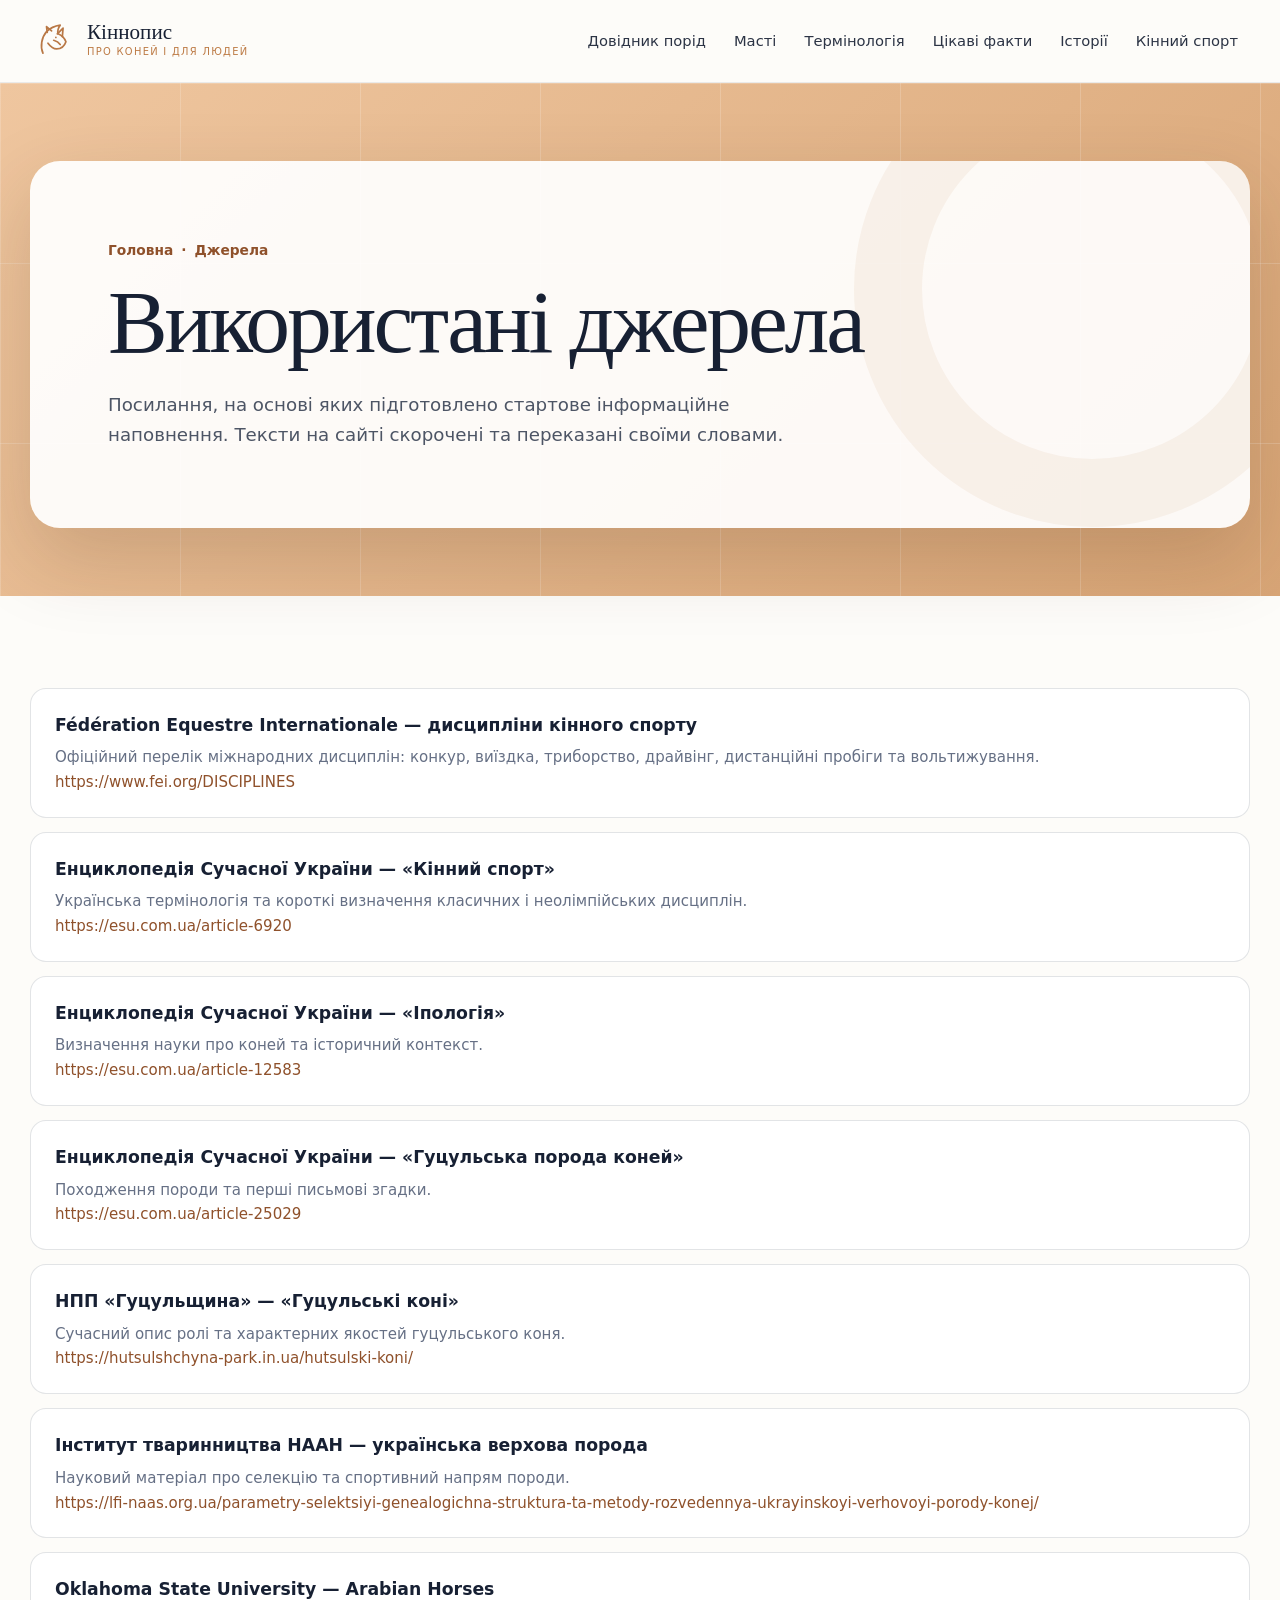
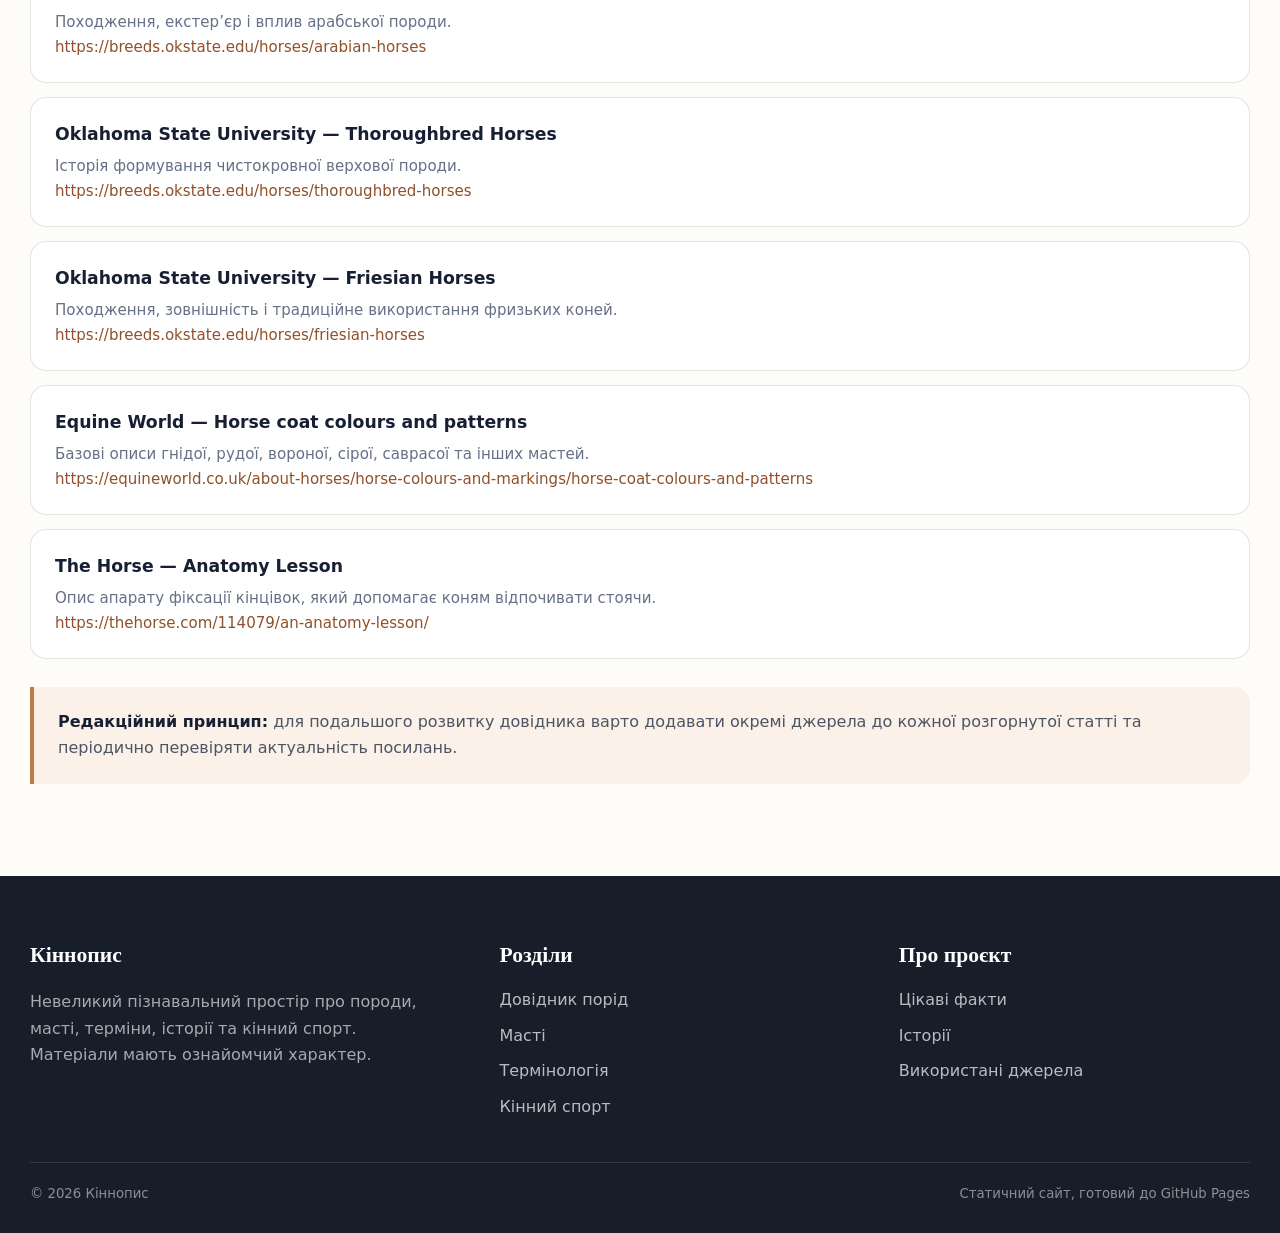
<file: sources.html>
<!DOCTYPE html>
<html lang="uk">
<head>
  <meta charset="UTF-8">
  <meta name="viewport" content="width=device-width, initial-scale=1.0">
  <meta name="description" content="Джерела, використані для стартового наповнення сайту про коней.">
  <meta name="theme-color" content="#d8a576">
  <title>Джерела — Кіннопис</title>
  <link rel="icon" href="assets/icons/logo.svg" type="image/svg+xml">
  <link rel="stylesheet" href="css/styles.css">
</head>
<body class="">
<a class="skip-link" href="#main">Перейти до вмісту</a>
<header class="site-header">
  <div class="container header-inner">
    <a class="logo" href="index.html" aria-label="Кіннопис — головна">
      <img src="assets/icons/logo.svg" alt="" width="46" height="46">
      <span class="logo-copy">
        <span class="logo-title">Кіннопис</span>
        <span class="logo-subtitle">про коней і для людей</span>
      </span>
    </a>
    <button class="menu-toggle" type="button" aria-expanded="false" aria-controls="main-navigation" aria-label="Відкрити меню">
      <svg viewBox="0 0 24 24" aria-hidden="true"><path d="M4 7h16M4 12h16M4 17h16" fill="none" stroke="currentColor" stroke-width="1.8" stroke-linecap="round"/></svg>
    </button>
    <nav class="main-nav" id="main-navigation" aria-label="Головна навігація">
      <a href="breeds.html">Довідник порід</a>
<a href="coats.html">Масті</a>
<a href="terminology.html">Термінологія</a>
<a href="facts.html">Цікаві факти</a>
<a href="stories.html">Історії</a>
<a href="sport.html">Кінний спорт</a>
    </nav>
  </div>
</header>
<main id="main">
<section class="page-hero">
  <div class="container">
    <div class="page-hero-card">
      <div class="breadcrumbs"><a href="index.html">Головна</a><span>·</span><span>Джерела</span></div>
      <h1 class="page-title">Використані джерела</h1>
      <p class="page-lead">Посилання, на основі яких підготовлено стартове інформаційне наповнення. Тексти на сайті скорочені та переказані своїми словами.</p>
    </div>
  </div>
</section>
<section class="section"><div class="container"><div class="sources-list"><article class="source-item reveal"><h2>Fédération Equestre Internationale — дисципліни кінного спорту</h2><p>Офіційний перелік міжнародних дисциплін: конкур, виїздка, триборство, драйвінг, дистанційні пробіги та вольтижування.</p><p><a href="https://www.fei.org/DISCIPLINES" target="_blank" rel="noopener noreferrer">https://www.fei.org/DISCIPLINES</a></p></article>
<article class="source-item reveal"><h2>Енциклопедія Сучасної України — «Кінний спорт»</h2><p>Українська термінологія та короткі визначення класичних і неолімпійських дисциплін.</p><p><a href="https://esu.com.ua/article-6920" target="_blank" rel="noopener noreferrer">https://esu.com.ua/article-6920</a></p></article>
<article class="source-item reveal"><h2>Енциклопедія Сучасної України — «Іпологія»</h2><p>Визначення науки про коней та історичний контекст.</p><p><a href="https://esu.com.ua/article-12583" target="_blank" rel="noopener noreferrer">https://esu.com.ua/article-12583</a></p></article>
<article class="source-item reveal"><h2>Енциклопедія Сучасної України — «Гуцульська порода коней»</h2><p>Походження породи та перші письмові згадки.</p><p><a href="https://esu.com.ua/article-25029" target="_blank" rel="noopener noreferrer">https://esu.com.ua/article-25029</a></p></article>
<article class="source-item reveal"><h2>НПП «Гуцульщина» — «Гуцульські коні»</h2><p>Сучасний опис ролі та характерних якостей гуцульського коня.</p><p><a href="https://hutsulshchyna-park.in.ua/hutsulski-koni/" target="_blank" rel="noopener noreferrer">https://hutsulshchyna-park.in.ua/hutsulski-koni/</a></p></article>
<article class="source-item reveal"><h2>Інститут тваринництва НААН — українська верхова порода</h2><p>Науковий матеріал про селекцію та спортивний напрям породи.</p><p><a href="https://lfi-naas.org.ua/parametry-selektsiyi-genealogichna-struktura-ta-metody-rozvedennya-ukrayinskoyi-verhovoyi-porody-konej/" target="_blank" rel="noopener noreferrer">https://lfi-naas.org.ua/parametry-selektsiyi-genealogichna-struktura-ta-metody-rozvedennya-ukrayinskoyi-verhovoyi-porody-konej/</a></p></article>
<article class="source-item reveal"><h2>Oklahoma State University — Arabian Horses</h2><p>Походження, екстер’єр і вплив арабської породи.</p><p><a href="https://breeds.okstate.edu/horses/arabian-horses" target="_blank" rel="noopener noreferrer">https://breeds.okstate.edu/horses/arabian-horses</a></p></article>
<article class="source-item reveal"><h2>Oklahoma State University — Thoroughbred Horses</h2><p>Історія формування чистокровної верхової породи.</p><p><a href="https://breeds.okstate.edu/horses/thoroughbred-horses" target="_blank" rel="noopener noreferrer">https://breeds.okstate.edu/horses/thoroughbred-horses</a></p></article>
<article class="source-item reveal"><h2>Oklahoma State University — Friesian Horses</h2><p>Походження, зовнішність і традиційне використання фризьких коней.</p><p><a href="https://breeds.okstate.edu/horses/friesian-horses" target="_blank" rel="noopener noreferrer">https://breeds.okstate.edu/horses/friesian-horses</a></p></article>
<article class="source-item reveal"><h2>Equine World — Horse coat colours and patterns</h2><p>Базові описи гнідої, рудої, вороної, сірої, саврасої та інших мастей.</p><p><a href="https://equineworld.co.uk/about-horses/horse-colours-and-markings/horse-coat-colours-and-patterns" target="_blank" rel="noopener noreferrer">https://equineworld.co.uk/about-horses/horse-colours-and-markings/horse-coat-colours-and-patterns</a></p></article>
<article class="source-item reveal"><h2>The Horse — Anatomy Lesson</h2><p>Опис апарату фіксації кінцівок, який допомагає коням відпочивати стоячи.</p><p><a href="https://thehorse.com/114079/an-anatomy-lesson/" target="_blank" rel="noopener noreferrer">https://thehorse.com/114079/an-anatomy-lesson/</a></p></article></div><div class="note reveal"><strong>Редакційний принцип:</strong> для подальшого розвитку довідника варто додавати окремі джерела до кожної розгорнутої статті та періодично перевіряти актуальність посилань.</div></div></section>
</main>
<footer class="site-footer">
  <div class="container footer-grid">
    <div>
      <h2 class="footer-title">Кіннопис</h2>
      <p class="footer-copy">Невеликий пізнавальний простір про породи, масті, терміни, історії та кінний спорт. Матеріали мають ознайомчий характер.</p>
    </div>
    <div>
      <h2 class="footer-title">Розділи</h2>
      <div class="footer-links">
        <a href="breeds.html">Довідник порід</a>
        <a href="coats.html">Масті</a>
        <a href="terminology.html">Термінологія</a>
        <a href="sport.html">Кінний спорт</a>
      </div>
    </div>
    <div>
      <h2 class="footer-title">Про проєкт</h2>
      <div class="footer-links">
        <a href="facts.html">Цікаві факти</a>
        <a href="stories.html">Історії</a>
        <a href="sources.html">Використані джерела</a>
      </div>
    </div>
  </div>
  <div class="container footer-bottom">
    <span>© <span data-year></span> Кіннопис</span>
    <span>Статичний сайт, готовий до GitHub Pages</span>
  </div>
</footer>
<button class="back-to-top" type="button" aria-label="Повернутися нагору">↑</button>
<script src="js/main.js"></script>
</body>
</html>
</file>
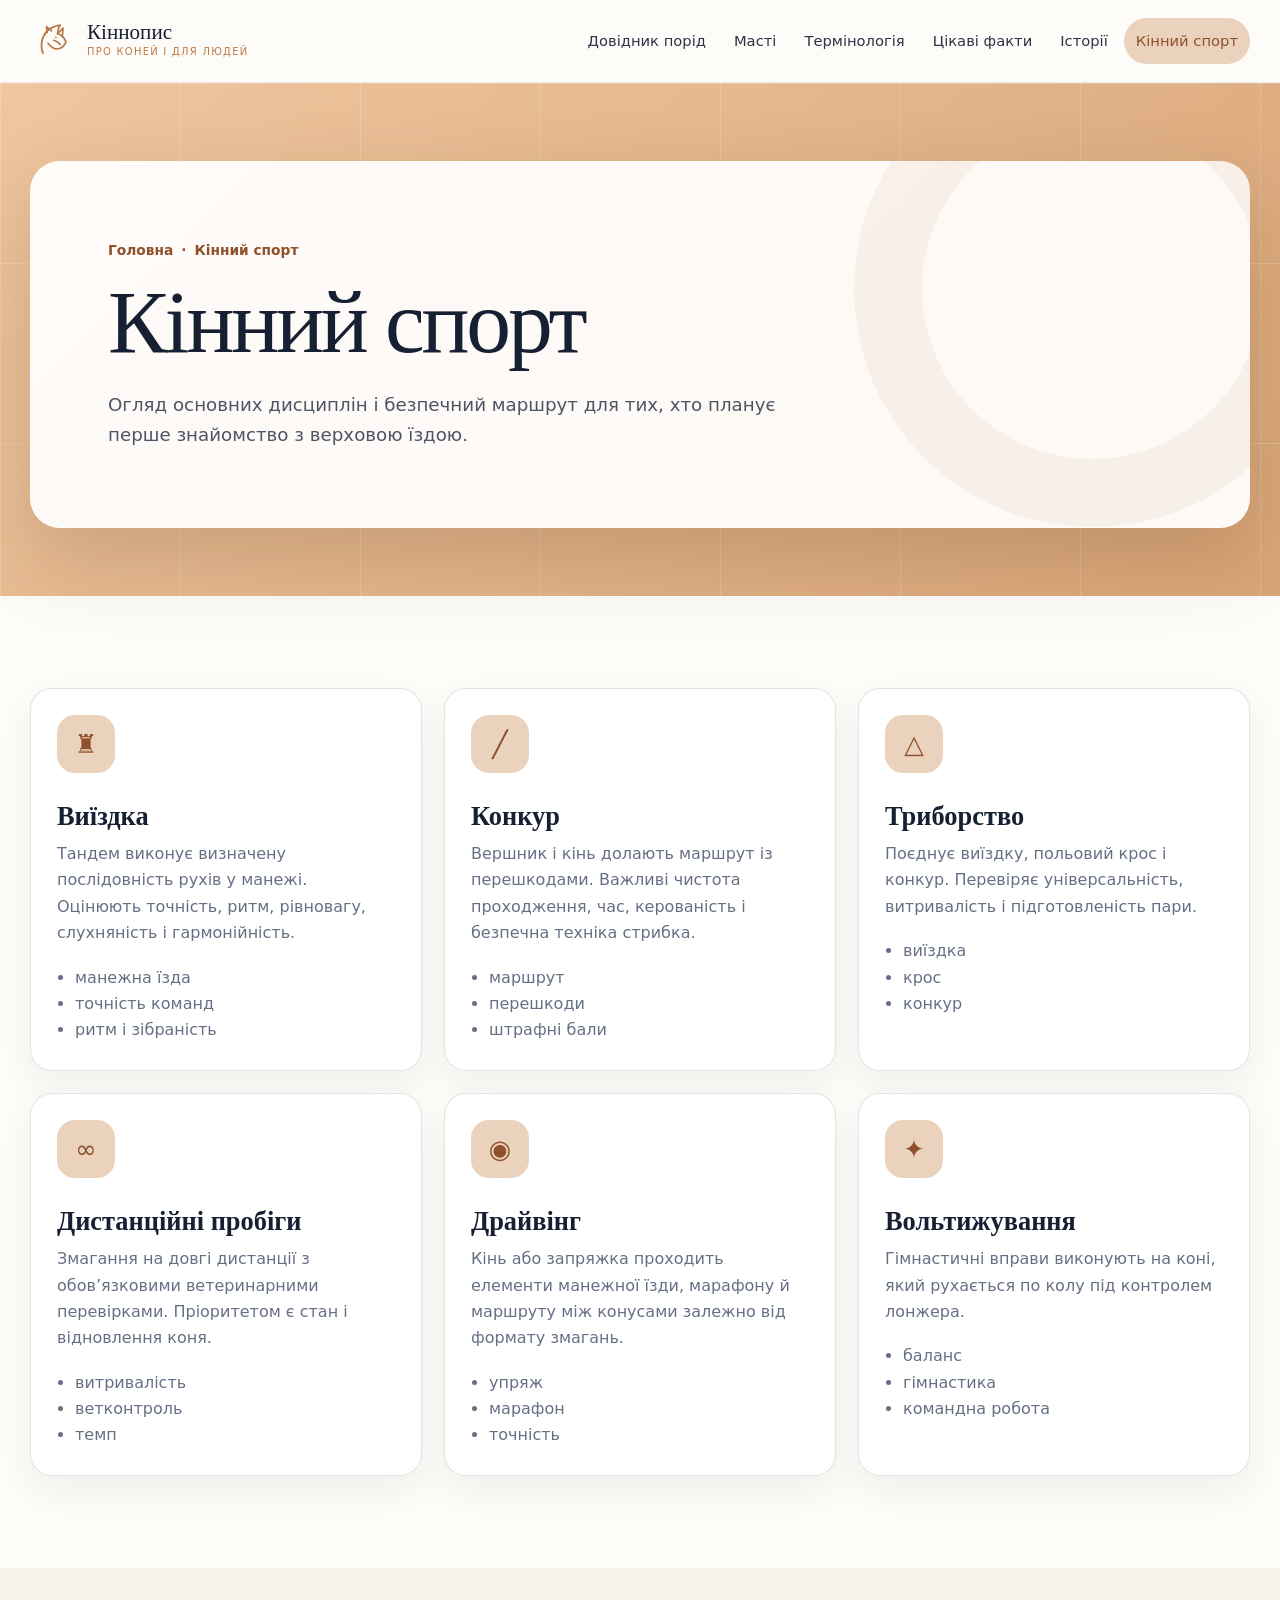
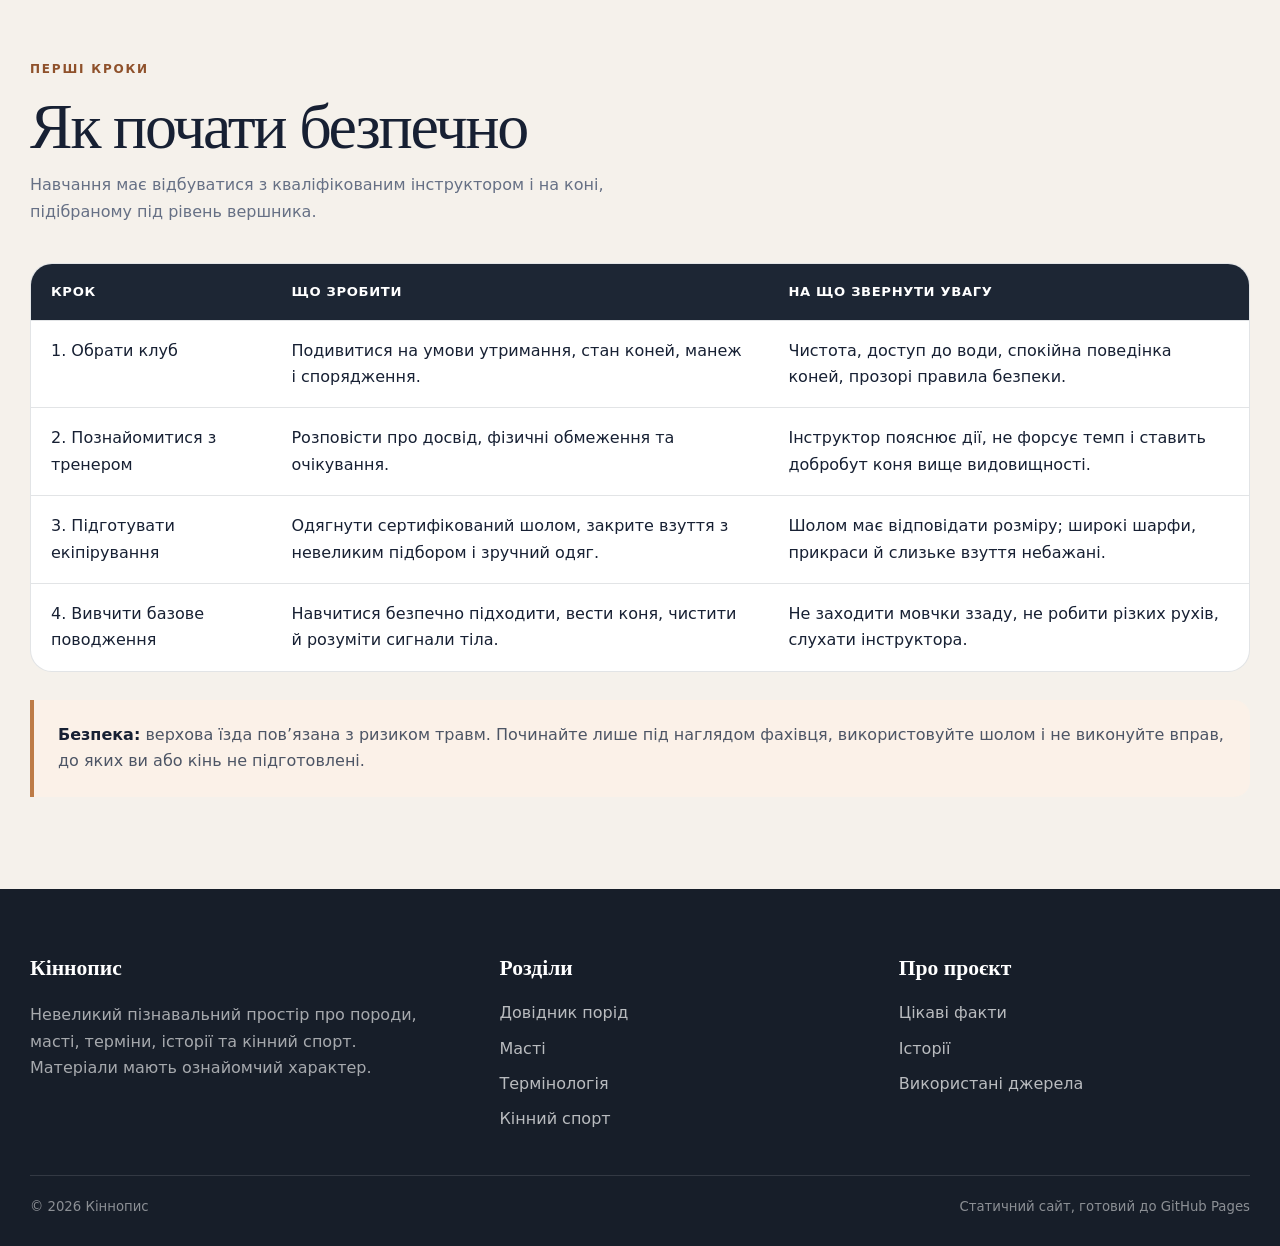
<file: sport.html>
<!DOCTYPE html>
<html lang="uk">
<head>
  <meta charset="UTF-8">
  <meta name="viewport" content="width=device-width, initial-scale=1.0">
  <meta name="description" content="Огляд виїздки, конкуру, триборства, дистанційних пробігів, драйвінгу та вольтижування.">
  <meta name="theme-color" content="#d8a576">
  <title>Кінний спорт — Кіннопис</title>
  <link rel="icon" href="assets/icons/logo.svg" type="image/svg+xml">
  <link rel="stylesheet" href="css/styles.css">
</head>
<body class="">
<a class="skip-link" href="#main">Перейти до вмісту</a>
<header class="site-header">
  <div class="container header-inner">
    <a class="logo" href="index.html" aria-label="Кіннопис — головна">
      <img src="assets/icons/logo.svg" alt="" width="46" height="46">
      <span class="logo-copy">
        <span class="logo-title">Кіннопис</span>
        <span class="logo-subtitle">про коней і для людей</span>
      </span>
    </a>
    <button class="menu-toggle" type="button" aria-expanded="false" aria-controls="main-navigation" aria-label="Відкрити меню">
      <svg viewBox="0 0 24 24" aria-hidden="true"><path d="M4 7h16M4 12h16M4 17h16" fill="none" stroke="currentColor" stroke-width="1.8" stroke-linecap="round"/></svg>
    </button>
    <nav class="main-nav" id="main-navigation" aria-label="Головна навігація">
      <a href="breeds.html">Довідник порід</a>
<a href="coats.html">Масті</a>
<a href="terminology.html">Термінологія</a>
<a href="facts.html">Цікаві факти</a>
<a href="stories.html">Історії</a>
<a href="sport.html">Кінний спорт</a>
    </nav>
  </div>
</header>
<main id="main">
<section class="page-hero">
  <div class="container">
    <div class="page-hero-card">
      <div class="breadcrumbs"><a href="index.html">Головна</a><span>·</span><span>Кінний спорт</span></div>
      <h1 class="page-title">Кінний спорт</h1>
      <p class="page-lead">Огляд основних дисциплін і безпечний маршрут для тих, хто планує перше знайомство з верховою їздою.</p>
    </div>
  </div>
</section>
<section class="section"><div class="container"><div class="sport-grid"><article class="sport-card reveal"><div class="card-body"><span class="sport-icon">♜</span><h2>Виїздка</h2><p>Тандем виконує визначену послідовність рухів у манежі. Оцінюють точність, ритм, рівновагу, слухняність і гармонійність.</p><ul><li>манежна їзда</li><li>точність команд</li><li>ритм і зібраність</li></ul></div></article><article class="sport-card reveal"><div class="card-body"><span class="sport-icon">╱</span><h2>Конкур</h2><p>Вершник і кінь долають маршрут із перешкодами. Важливі чистота проходження, час, керованість і безпечна техніка стрибка.</p><ul><li>маршрут</li><li>перешкоди</li><li>штрафні бали</li></ul></div></article><article class="sport-card reveal"><div class="card-body"><span class="sport-icon">△</span><h2>Триборство</h2><p>Поєднує виїздку, польовий крос і конкур. Перевіряє універсальність, витривалість і підготовленість пари.</p><ul><li>виїздка</li><li>крос</li><li>конкур</li></ul></div></article><article class="sport-card reveal"><div class="card-body"><span class="sport-icon">∞</span><h2>Дистанційні пробіги</h2><p>Змагання на довгі дистанції з обов’язковими ветеринарними перевірками. Пріоритетом є стан і відновлення коня.</p><ul><li>витривалість</li><li>ветконтроль</li><li>темп</li></ul></div></article><article class="sport-card reveal"><div class="card-body"><span class="sport-icon">◉</span><h2>Драйвінг</h2><p>Кінь або запряжка проходить елементи манежної їзди, марафону й маршруту між конусами залежно від формату змагань.</p><ul><li>упряж</li><li>марафон</li><li>точність</li></ul></div></article><article class="sport-card reveal"><div class="card-body"><span class="sport-icon">✦</span><h2>Вольтижування</h2><p>Гімнастичні вправи виконують на коні, який рухається по колу під контролем лонжера.</p><ul><li>баланс</li><li>гімнастика</li><li>командна робота</li></ul></div></article></div></div></section>
<section class="section section-soft">
  <div class="container">
    <div class="section-head reveal"><div><p class="eyebrow">Перші кроки</p><h2 class="section-title">Як почати безпечно</h2><p class="section-intro">Навчання має відбуватися з кваліфікованим інструктором і на коні, підібраному під рівень вершника.</p></div></div>
    <div class="table-wrap reveal"><table><thead><tr><th>Крок</th><th>Що зробити</th><th>На що звернути увагу</th></tr></thead><tbody>
      <tr><td>1. Обрати клуб</td><td>Подивитися на умови утримання, стан коней, манеж і спорядження.</td><td>Чистота, доступ до води, спокійна поведінка коней, прозорі правила безпеки.</td></tr>
      <tr><td>2. Познайомитися з тренером</td><td>Розповісти про досвід, фізичні обмеження та очікування.</td><td>Інструктор пояснює дії, не форсує темп і ставить добробут коня вище видовищності.</td></tr>
      <tr><td>3. Підготувати екіпірування</td><td>Одягнути сертифікований шолом, закрите взуття з невеликим підбором і зручний одяг.</td><td>Шолом має відповідати розміру; широкі шарфи, прикраси й слизьке взуття небажані.</td></tr>
      <tr><td>4. Вивчити базове поводження</td><td>Навчитися безпечно підходити, вести коня, чистити й розуміти сигнали тіла.</td><td>Не заходити мовчки ззаду, не робити різких рухів, слухати інструктора.</td></tr>
    </tbody></table></div>
    <div class="note reveal"><strong>Безпека:</strong> верхова їзда пов’язана з ризиком травм. Починайте лише під наглядом фахівця, використовуйте шолом і не виконуйте вправ, до яких ви або кінь не підготовлені.</div>
  </div>
</section>
</main>
<footer class="site-footer">
  <div class="container footer-grid">
    <div>
      <h2 class="footer-title">Кіннопис</h2>
      <p class="footer-copy">Невеликий пізнавальний простір про породи, масті, терміни, історії та кінний спорт. Матеріали мають ознайомчий характер.</p>
    </div>
    <div>
      <h2 class="footer-title">Розділи</h2>
      <div class="footer-links">
        <a href="breeds.html">Довідник порід</a>
        <a href="coats.html">Масті</a>
        <a href="terminology.html">Термінологія</a>
        <a href="sport.html">Кінний спорт</a>
      </div>
    </div>
    <div>
      <h2 class="footer-title">Про проєкт</h2>
      <div class="footer-links">
        <a href="facts.html">Цікаві факти</a>
        <a href="stories.html">Історії</a>
        <a href="sources.html">Використані джерела</a>
      </div>
    </div>
  </div>
  <div class="container footer-bottom">
    <span>© <span data-year></span> Кіннопис</span>
    <span>Статичний сайт, готовий до GitHub Pages</span>
  </div>
</footer>
<button class="back-to-top" type="button" aria-label="Повернутися нагору">↑</button>
<script src="js/main.js"></script>
</body>
</html>
</file>
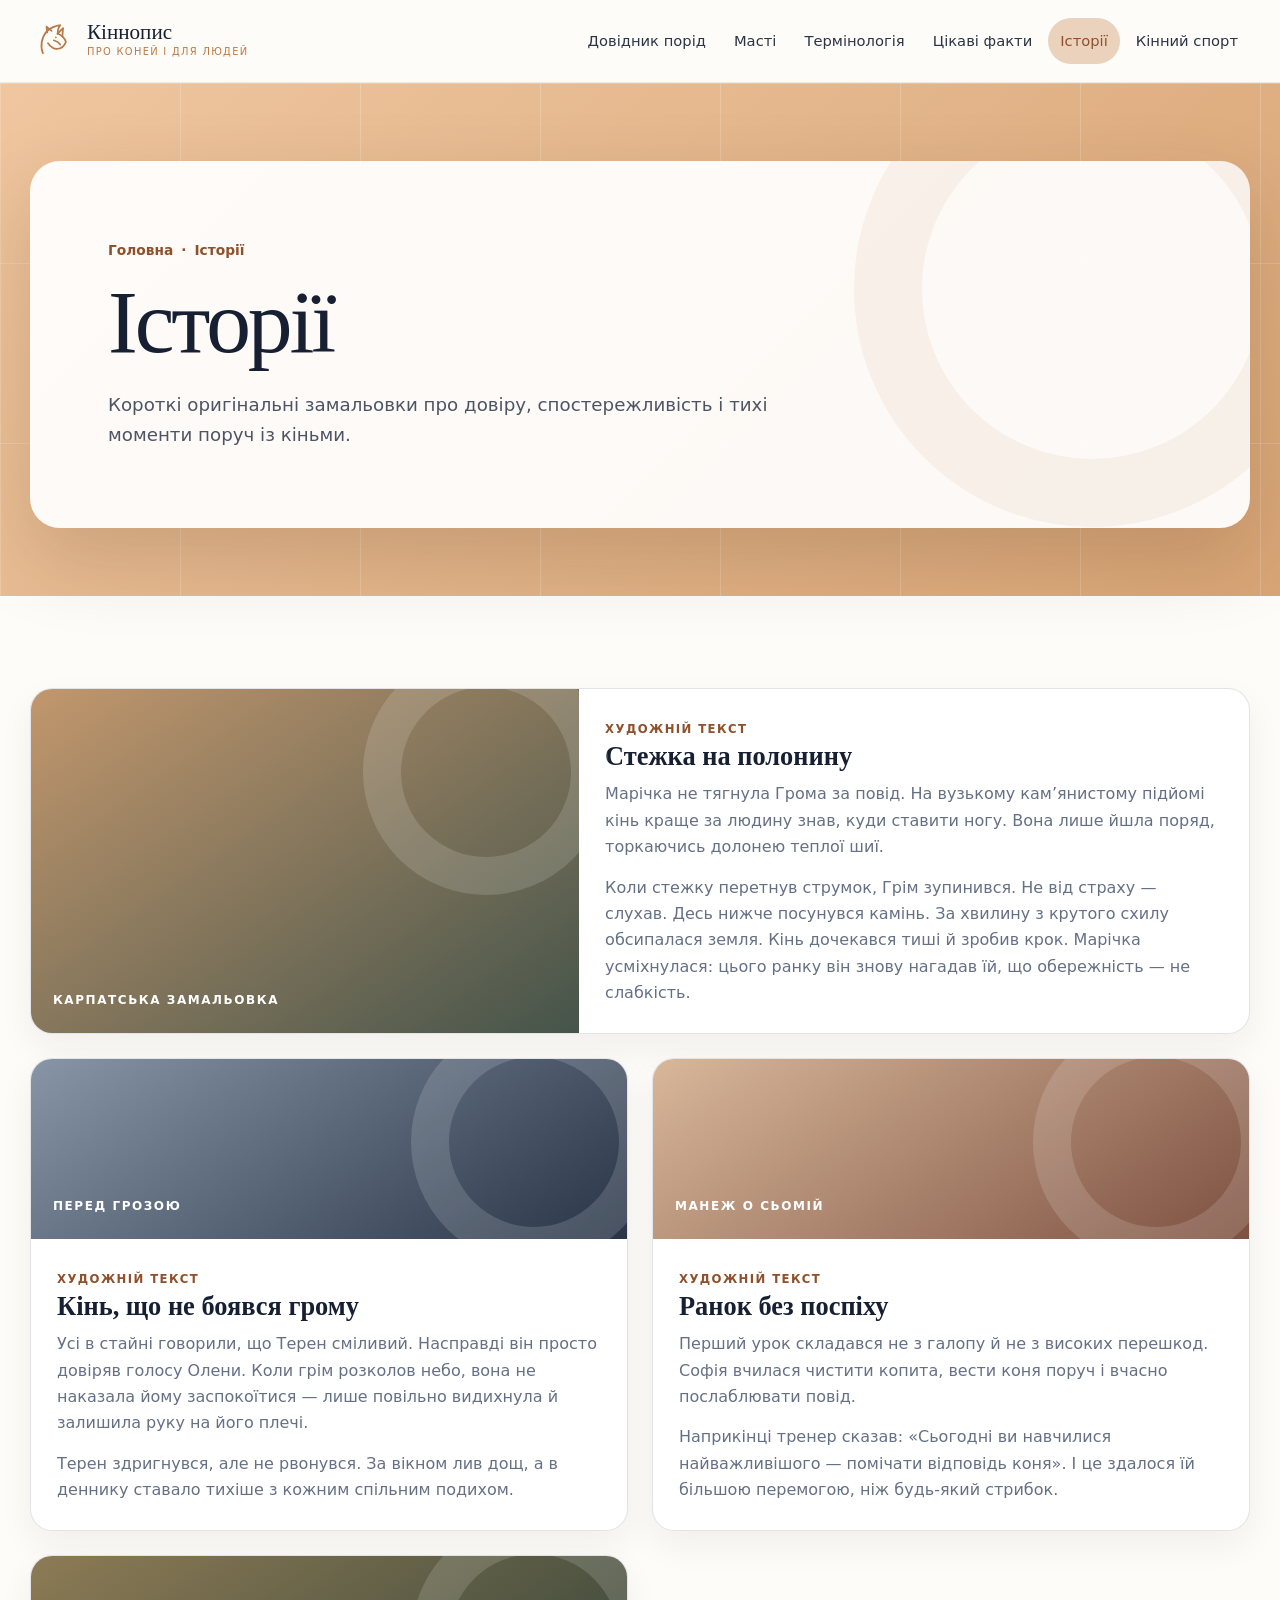
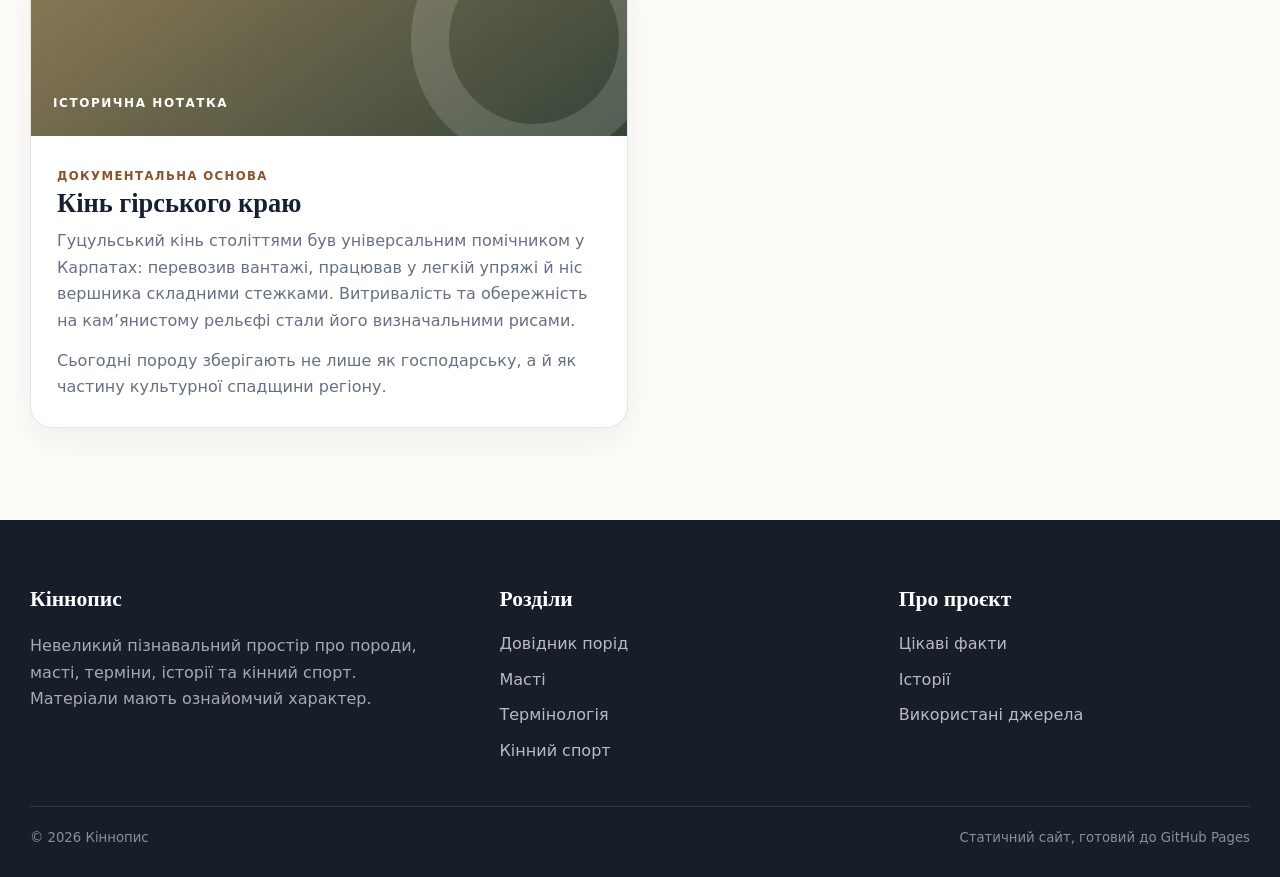
<file: stories.html>
<!DOCTYPE html>
<html lang="uk">
<head>
  <meta charset="UTF-8">
  <meta name="viewport" content="width=device-width, initial-scale=1.0">
  <meta name="description" content="Короткі художні та пізнавальні історії про коней.">
  <meta name="theme-color" content="#d8a576">
  <title>Історії — Кіннопис</title>
  <link rel="icon" href="assets/icons/logo.svg" type="image/svg+xml">
  <link rel="stylesheet" href="css/styles.css">
</head>
<body class="">
<a class="skip-link" href="#main">Перейти до вмісту</a>
<header class="site-header">
  <div class="container header-inner">
    <a class="logo" href="index.html" aria-label="Кіннопис — головна">
      <img src="assets/icons/logo.svg" alt="" width="46" height="46">
      <span class="logo-copy">
        <span class="logo-title">Кіннопис</span>
        <span class="logo-subtitle">про коней і для людей</span>
      </span>
    </a>
    <button class="menu-toggle" type="button" aria-expanded="false" aria-controls="main-navigation" aria-label="Відкрити меню">
      <svg viewBox="0 0 24 24" aria-hidden="true"><path d="M4 7h16M4 12h16M4 17h16" fill="none" stroke="currentColor" stroke-width="1.8" stroke-linecap="round"/></svg>
    </button>
    <nav class="main-nav" id="main-navigation" aria-label="Головна навігація">
      <a href="breeds.html">Довідник порід</a>
<a href="coats.html">Масті</a>
<a href="terminology.html">Термінологія</a>
<a href="facts.html">Цікаві факти</a>
<a href="stories.html">Історії</a>
<a href="sport.html">Кінний спорт</a>
    </nav>
  </div>
</header>
<main id="main">
<section class="page-hero">
  <div class="container">
    <div class="page-hero-card">
      <div class="breadcrumbs"><a href="index.html">Головна</a><span>·</span><span>Історії</span></div>
      <h1 class="page-title">Історії</h1>
      <p class="page-lead">Короткі оригінальні замальовки про довіру, спостережливість і тихі моменти поруч із кіньми.</p>
    </div>
  </div>
</section>
<section class="section">
  <div class="container">
    <div class="story-grid">
      <article class="story-card featured reveal">
        <div class="card-visual" style="--card-a:#c2976d;--card-b:#45544a"><span class="card-kicker">Карпатська замальовка</span></div>
        <div class="card-body"><span class="story-label">Художній текст</span><h2>Стежка на полонину</h2><p>Марічка не тягнула Грома за повід. На вузькому кам’янистому підйомі кінь краще за людину знав, куди ставити ногу. Вона лише йшла поряд, торкаючись долонею теплої шиї.</p><p>Коли стежку перетнув струмок, Грім зупинився. Не від страху — слухав. Десь нижче посунувся камінь. За хвилину з крутого схилу обсипалася земля. Кінь дочекався тиші й зробив крок. Марічка усміхнулася: цього ранку він знову нагадав їй, що обережність — не слабкість.</p></div>
      </article>
      <article class="story-card reveal"><div class="card-visual" style="--card-a:#8795a7;--card-b:#293547"><span class="card-kicker">Перед грозою</span></div><div class="card-body"><span class="story-label">Художній текст</span><h2>Кінь, що не боявся грому</h2><p>Усі в стайні говорили, що Терен сміливий. Насправді він просто довіряв голосу Олени. Коли грім розколов небо, вона не наказала йому заспокоїтися — лише повільно видихнула й залишила руку на його плечі.</p><p>Терен здригнувся, але не рвонувся. За вікном лив дощ, а в деннику ставало тихіше з кожним спільним подихом.</p></div></article>
      <article class="story-card reveal"><div class="card-visual" style="--card-a:#d8b79a;--card-b:#7d5141"><span class="card-kicker">Манеж о сьомій</span></div><div class="card-body"><span class="story-label">Художній текст</span><h2>Ранок без поспіху</h2><p>Перший урок складався не з галопу й не з високих перешкод. Софія вчилася чистити копита, вести коня поруч і вчасно послаблювати повід.</p><p>Наприкінці тренер сказав: «Сьогодні ви навчилися найважливішого — помічати відповідь коня». І це здалося їй більшою перемогою, ніж будь-який стрибок.</p></div></article>
      <article class="story-card reveal"><div class="card-visual" style="--card-a:#8d7b55;--card-b:#354439"><span class="card-kicker">Історична нотатка</span></div><div class="card-body"><span class="story-label">Документальна основа</span><h2>Кінь гірського краю</h2><p>Гуцульський кінь століттями був універсальним помічником у Карпатах: перевозив вантажі, працював у легкій упряжі й ніс вершника складними стежками. Витривалість та обережність на кам’янистому рельєфі стали його визначальними рисами.</p><p>Сьогодні породу зберігають не лише як господарську, а й як частину культурної спадщини регіону.</p></div></article>
    </div>
  </div>
</section>
</main>
<footer class="site-footer">
  <div class="container footer-grid">
    <div>
      <h2 class="footer-title">Кіннопис</h2>
      <p class="footer-copy">Невеликий пізнавальний простір про породи, масті, терміни, історії та кінний спорт. Матеріали мають ознайомчий характер.</p>
    </div>
    <div>
      <h2 class="footer-title">Розділи</h2>
      <div class="footer-links">
        <a href="breeds.html">Довідник порід</a>
        <a href="coats.html">Масті</a>
        <a href="terminology.html">Термінологія</a>
        <a href="sport.html">Кінний спорт</a>
      </div>
    </div>
    <div>
      <h2 class="footer-title">Про проєкт</h2>
      <div class="footer-links">
        <a href="facts.html">Цікаві факти</a>
        <a href="stories.html">Історії</a>
        <a href="sources.html">Використані джерела</a>
      </div>
    </div>
  </div>
  <div class="container footer-bottom">
    <span>© <span data-year></span> Кіннопис</span>
    <span>Статичний сайт, готовий до GitHub Pages</span>
  </div>
</footer>
<button class="back-to-top" type="button" aria-label="Повернутися нагору">↑</button>
<script src="js/main.js"></script>
</body>
</html>
</file>
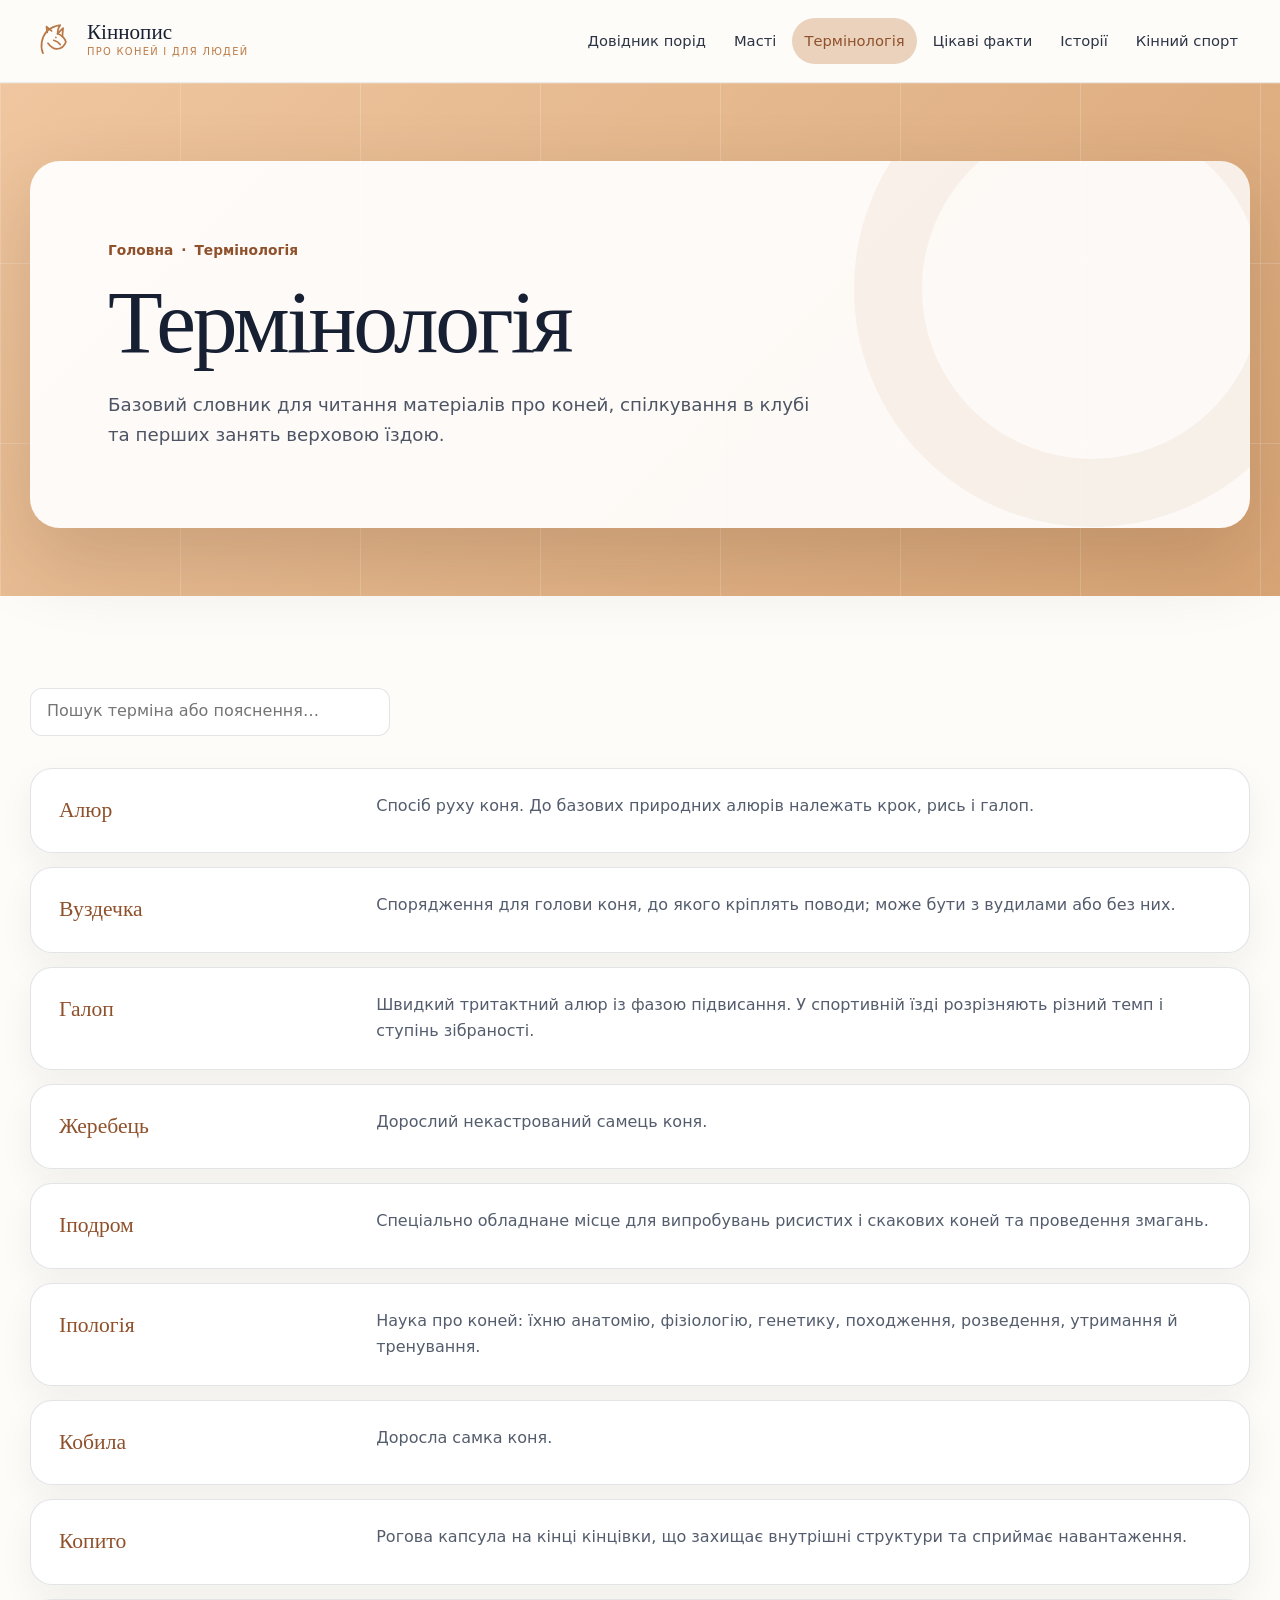
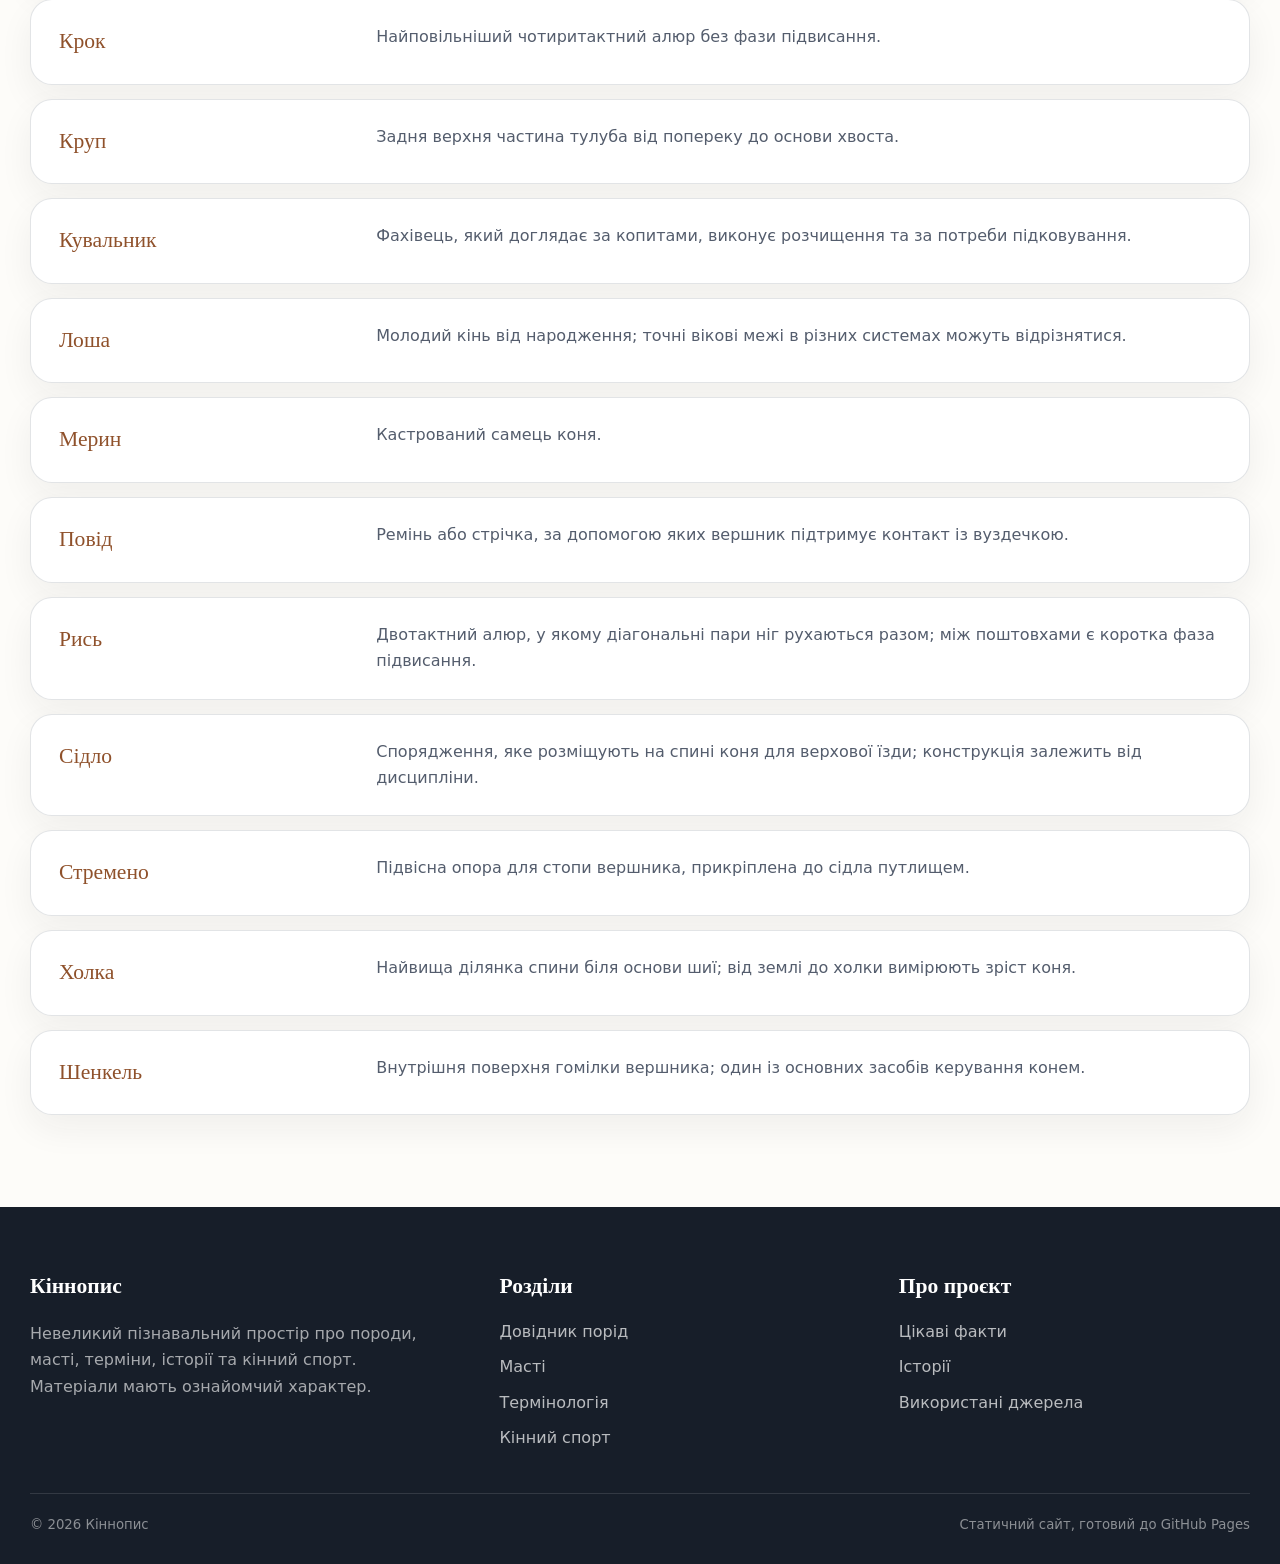
<file: terminology.html>
<!DOCTYPE html>
<html lang="uk">
<head>
  <meta charset="UTF-8">
  <meta name="viewport" content="width=device-width, initial-scale=1.0">
  <meta name="description" content="Базовий український словник кінної термінології з пошуком.">
  <meta name="theme-color" content="#d8a576">
  <title>Термінологія — Кіннопис</title>
  <link rel="icon" href="assets/icons/logo.svg" type="image/svg+xml">
  <link rel="stylesheet" href="css/styles.css">
</head>
<body class="">
<a class="skip-link" href="#main">Перейти до вмісту</a>
<header class="site-header">
  <div class="container header-inner">
    <a class="logo" href="index.html" aria-label="Кіннопис — головна">
      <img src="assets/icons/logo.svg" alt="" width="46" height="46">
      <span class="logo-copy">
        <span class="logo-title">Кіннопис</span>
        <span class="logo-subtitle">про коней і для людей</span>
      </span>
    </a>
    <button class="menu-toggle" type="button" aria-expanded="false" aria-controls="main-navigation" aria-label="Відкрити меню">
      <svg viewBox="0 0 24 24" aria-hidden="true"><path d="M4 7h16M4 12h16M4 17h16" fill="none" stroke="currentColor" stroke-width="1.8" stroke-linecap="round"/></svg>
    </button>
    <nav class="main-nav" id="main-navigation" aria-label="Головна навігація">
      <a href="breeds.html">Довідник порід</a>
<a href="coats.html">Масті</a>
<a href="terminology.html">Термінологія</a>
<a href="facts.html">Цікаві факти</a>
<a href="stories.html">Історії</a>
<a href="sport.html">Кінний спорт</a>
    </nav>
  </div>
</header>
<main id="main">
<section class="page-hero">
  <div class="container">
    <div class="page-hero-card">
      <div class="breadcrumbs"><a href="index.html">Головна</a><span>·</span><span>Термінологія</span></div>
      <h1 class="page-title">Термінологія</h1>
      <p class="page-lead">Базовий словник для читання матеріалів про коней, спілкування в клубі та перших занять верховою їздою.</p>
    </div>
  </div>
</section>
<section class="section">
  <div class="container">
    <div class="toolbar reveal"><input class="search-field" id="glossary-search" type="search" placeholder="Пошук терміна або пояснення…" aria-label="Пошук у словнику"></div>
    <div class="glossary-grid"><article class="glossary-item reveal" data-glossary><div class="glossary-term">Алюр</div><p>Спосіб руху коня. До базових природних алюрів належать крок, рись і галоп.</p></article>
<article class="glossary-item reveal" data-glossary><div class="glossary-term">Вуздечка</div><p>Спорядження для голови коня, до якого кріплять поводи; може бути з вудилами або без них.</p></article>
<article class="glossary-item reveal" data-glossary><div class="glossary-term">Галоп</div><p>Швидкий тритактний алюр із фазою підвисання. У спортивній їзді розрізняють різний темп і ступінь зібраності.</p></article>
<article class="glossary-item reveal" data-glossary><div class="glossary-term">Жеребець</div><p>Дорослий некастрований самець коня.</p></article>
<article class="glossary-item reveal" data-glossary><div class="glossary-term">Іподром</div><p>Спеціально обладнане місце для випробувань рисистих і скакових коней та проведення змагань.</p></article>
<article class="glossary-item reveal" data-glossary><div class="glossary-term">Іпологія</div><p>Наука про коней: їхню анатомію, фізіологію, генетику, походження, розведення, утримання й тренування.</p></article>
<article class="glossary-item reveal" data-glossary><div class="glossary-term">Кобила</div><p>Доросла самка коня.</p></article>
<article class="glossary-item reveal" data-glossary><div class="glossary-term">Копито</div><p>Рогова капсула на кінці кінцівки, що захищає внутрішні структури та сприймає навантаження.</p></article>
<article class="glossary-item reveal" data-glossary><div class="glossary-term">Крок</div><p>Найповільніший чотиритактний алюр без фази підвисання.</p></article>
<article class="glossary-item reveal" data-glossary><div class="glossary-term">Круп</div><p>Задня верхня частина тулуба від попереку до основи хвоста.</p></article>
<article class="glossary-item reveal" data-glossary><div class="glossary-term">Кувальник</div><p>Фахівець, який доглядає за копитами, виконує розчищення та за потреби підковування.</p></article>
<article class="glossary-item reveal" data-glossary><div class="glossary-term">Лоша</div><p>Молодий кінь від народження; точні вікові межі в різних системах можуть відрізнятися.</p></article>
<article class="glossary-item reveal" data-glossary><div class="glossary-term">Мерин</div><p>Кастрований самець коня.</p></article>
<article class="glossary-item reveal" data-glossary><div class="glossary-term">Повід</div><p>Ремінь або стрічка, за допомогою яких вершник підтримує контакт із вуздечкою.</p></article>
<article class="glossary-item reveal" data-glossary><div class="glossary-term">Рись</div><p>Двотактний алюр, у якому діагональні пари ніг рухаються разом; між поштовхами є коротка фаза підвисання.</p></article>
<article class="glossary-item reveal" data-glossary><div class="glossary-term">Сідло</div><p>Спорядження, яке розміщують на спині коня для верхової їзди; конструкція залежить від дисципліни.</p></article>
<article class="glossary-item reveal" data-glossary><div class="glossary-term">Стремено</div><p>Підвісна опора для стопи вершника, прикріплена до сідла путлищем.</p></article>
<article class="glossary-item reveal" data-glossary><div class="glossary-term">Холка</div><p>Найвища ділянка спини біля основи шиї; від землі до холки вимірюють зріст коня.</p></article>
<article class="glossary-item reveal" data-glossary><div class="glossary-term">Шенкель</div><p>Внутрішня поверхня гомілки вершника; один із основних засобів керування конем.</p></article></div>
    <div class="empty-state" id="glossary-empty">За цим запитом нічого не знайдено.</div>
  </div>
</section>
</main>
<footer class="site-footer">
  <div class="container footer-grid">
    <div>
      <h2 class="footer-title">Кіннопис</h2>
      <p class="footer-copy">Невеликий пізнавальний простір про породи, масті, терміни, історії та кінний спорт. Матеріали мають ознайомчий характер.</p>
    </div>
    <div>
      <h2 class="footer-title">Розділи</h2>
      <div class="footer-links">
        <a href="breeds.html">Довідник порід</a>
        <a href="coats.html">Масті</a>
        <a href="terminology.html">Термінологія</a>
        <a href="sport.html">Кінний спорт</a>
      </div>
    </div>
    <div>
      <h2 class="footer-title">Про проєкт</h2>
      <div class="footer-links">
        <a href="facts.html">Цікаві факти</a>
        <a href="stories.html">Історії</a>
        <a href="sources.html">Використані джерела</a>
      </div>
    </div>
  </div>
  <div class="container footer-bottom">
    <span>© <span data-year></span> Кіннопис</span>
    <span>Статичний сайт, готовий до GitHub Pages</span>
  </div>
</footer>
<button class="back-to-top" type="button" aria-label="Повернутися нагору">↑</button>
<script src="js/main.js"></script>
</body>
</html>
</file>
<file: css/styles.css>
:root {
  --bg: #d8a576;
  --bg-deep: #bb7e4f;
  --paper: #fdfcf9;
  --paper-soft: #f5f1eb;
  --ink: #172033;
  --muted: #667085;
  --line: rgba(23, 32, 51, 0.12);
  --accent: #bd7b46;
  --accent-dark: #8f512b;
  --accent-soft: #ead2bd;
  --green: #536b5b;
  --shadow: 0 30px 80px rgba(65, 38, 19, 0.18);
  --radius-xl: 30px;
  --radius-lg: 22px;
  --radius-md: 16px;
  --max: 1220px;
}

* { box-sizing: border-box; }
html { scroll-behavior: smooth; }
body {
  margin: 0;
  min-width: 320px;
  color: var(--ink);
  background: var(--paper);
  font-family: Inter, ui-sans-serif, system-ui, -apple-system, BlinkMacSystemFont, "Segoe UI", sans-serif;
  line-height: 1.65;
  text-rendering: optimizeLegibility;
}
img { display: block; max-width: 100%; }
a { color: inherit; text-decoration: none; }
button, input { font: inherit; }
button { cursor: pointer; }

.container {
  width: min(calc(100% - 40px), var(--max));
  margin-inline: auto;
}

.skip-link {
  position: fixed;
  left: 16px;
  top: -80px;
  z-index: 1000;
  padding: 10px 14px;
  border-radius: 10px;
  background: var(--ink);
  color: #fff;
  transition: top .2s ease;
}
.skip-link:focus { top: 16px; }

.site-header {
  position: sticky;
  top: 0;
  z-index: 50;
  background: rgba(253, 252, 249, 0.88);
  border-bottom: 1px solid rgba(23, 32, 51, 0.08);
  backdrop-filter: blur(16px);
}
.header-inner {
  min-height: 82px;
  display: flex;
  align-items: center;
  justify-content: space-between;
  gap: 28px;
}
.logo {
  display: inline-flex;
  align-items: center;
  gap: 11px;
  flex: 0 0 auto;
}
.logo img { width: 46px; height: 46px; }
.logo-copy { display: grid; gap: 1px; }
.logo-title {
  font-family: Georgia, "Times New Roman", serif;
  font-size: 1.32rem;
  line-height: 1;
}
.logo-subtitle {
  color: var(--accent);
  font-size: .62rem;
  letter-spacing: .13em;
  text-transform: uppercase;
}

.main-nav { display: flex; align-items: center; gap: 4px; }
.main-nav a {
  position: relative;
  padding: 11px 12px;
  border-radius: 999px;
  color: #2c3445;
  font-size: .92rem;
  white-space: nowrap;
  transition: background .2s ease, color .2s ease;
}
.main-nav a:hover,
.main-nav a.is-active {
  background: var(--accent-soft);
  color: var(--accent-dark);
}
.menu-toggle {
  display: none;
  width: 46px;
  height: 46px;
  align-items: center;
  justify-content: center;
  border: 1px solid var(--line);
  border-radius: 50%;
  background: #fff;
  color: var(--ink);
}
.menu-toggle svg { width: 22px; height: 22px; }

.home-hero {
  position: relative;
  padding: 48px 0 72px;
  overflow: hidden;
  background:
    linear-gradient(rgba(255,255,255,.19) 1px, transparent 1px),
    linear-gradient(90deg, rgba(255,255,255,.19) 1px, transparent 1px),
    radial-gradient(circle at 23% 5%, rgba(255,255,255,.36), transparent 37%),
    linear-gradient(135deg, #efc69f, var(--bg));
  background-size: 190px 190px, 190px 190px, auto, auto;
}
.hero-card {
  position: relative;
  min-height: 680px;
  overflow: hidden;
  border: 1px solid rgba(255,255,255,.76);
  border-radius: var(--radius-xl);
  background:
    radial-gradient(circle at 67% 74%, rgba(194, 164, 138, .16), transparent 30%),
    linear-gradient(90deg, #fff 0 46%, #f7f5f1 70%, #eee9e2 100%);
  box-shadow: var(--shadow);
}
.hero-content {
  position: relative;
  z-index: 4;
  width: 50%;
  padding: 132px 0 90px 72px;
}
.eyebrow {
  margin: 0 0 14px;
  color: var(--accent-dark);
  font-size: .75rem;
  font-weight: 800;
  letter-spacing: .15em;
  text-transform: uppercase;
}
.hero-title,
.page-title,
.section-title {
  font-family: Georgia, "Times New Roman", serif;
  font-weight: 400;
  letter-spacing: -.035em;
}
.hero-title {
  max-width: 640px;
  margin: 0;
  font-size: clamp(4.1rem, 8vw, 7rem);
  line-height: .98;
}
.hero-title span { color: var(--accent); }
.hero-text {
  max-width: 500px;
  margin: 26px 0 0;
  color: #394150;
  font-size: clamp(1.08rem, 1.6vw, 1.32rem);
}
.hero-actions { display: flex; flex-wrap: wrap; gap: 14px; margin-top: 34px; }
.hero-image-wrap {
  position: absolute;
  z-index: 2;
  top: 80px;
  right: -10px;
  bottom: 0;
  width: 60%;
  overflow: hidden;
}
.hero-image-wrap::before {
  content: "";
  position: absolute;
  inset: 0;
  z-index: 2;
  pointer-events: none;
  background: linear-gradient(90deg, #fff 0%, rgba(255,255,255,.94) 8%, rgba(255,255,255,.28) 24%, transparent 45%);
}
.hero-image {
  width: 100%;
  height: 100%;
  object-fit: cover;
  object-position: 42% center;
  filter: saturate(.92) contrast(1.02);
}
.hero-note {
  position: absolute;
  z-index: 5;
  right: 36px;
  bottom: 28px;
  max-width: 220px;
  padding: 11px 15px;
  border: 1px solid rgba(255,255,255,.56);
  border-radius: 999px;
  background: rgba(255,255,255,.66);
  color: #4d5565;
  font-size: .78rem;
  backdrop-filter: blur(12px);
}


/* Головна сторінка: коричневе поле, біла картка і кінь поверх її правого краю */
.home-page .site-header {
  position: sticky;
  background: rgba(103, 58, 34, .97);
  border-bottom-color: rgba(255, 255, 255, .10);
  color: #fff;
  backdrop-filter: blur(16px);
}
.home-page .logo-title,
.home-page .main-nav a {
  color: #fff;
}
.home-page .logo-subtitle {
  color: rgba(255, 255, 255, .72);
}
.home-page .logo img {
  filter: brightness(0) invert(1);
}
.home-page .main-nav a:hover,
.home-page .main-nav a.is-active {
  background: rgba(255, 255, 255, .13);
  color: #fff;
}
.home-page .menu-toggle {
  border-color: rgba(255, 255, 255, .32);
  background: rgba(255, 255, 255, .08);
  color: #fff;
}
.home-page .home-hero {
  min-height: calc(100svh - 82px);
  display: flex;
  align-items: flex-end;
  padding: 28px 0 0;
  overflow: hidden;
  background:
    linear-gradient(rgba(255,255,255,.075) 1px, transparent 1px),
    linear-gradient(90deg, rgba(255,255,255,.075) 1px, transparent 1px),
    radial-gradient(circle at 24% 18%, rgba(211, 151, 99, .30), transparent 34%),
    linear-gradient(135deg, #825033 0%, #6b3d27 46%, #4e2d20 100%);
  background-size: 180px 180px, 180px 180px, auto, auto;
}
.home-page .home-hero > .container {
  width: min(calc(100% - 96px), 1420px);
  margin-inline: auto;
}
.home-page .hero-card {
  position: relative;
  width: 76%;
  height: clamp(640px, calc(100svh - 110px), 780px);
  min-height: 640px;
  overflow: visible;
  border: 1px solid rgba(255,255,255,.68);
  border-radius: 32px 32px 0 0;
  background:
    radial-gradient(circle at 72% 76%, rgba(190, 150, 119, .16), transparent 32%),
    linear-gradient(96deg, #fff 0%, #fefdfb 57%, rgba(250,246,241,.96) 77%, rgba(241,230,220,.82) 100%);
  box-shadow: 0 30px 75px rgba(33, 16, 9, .28);
}
.home-page .hero-content {
  position: relative;
  z-index: 5;
  width: 63%;
  padding: clamp(92px, 11vh, 132px) 0 76px clamp(48px, 5.7vw, 82px);
}
.home-page .hero-title {
  font-size: clamp(4.5rem, 7.1vw, 7.1rem);
}
.home-page .hero-text {
  max-width: 530px;
}
.home-page .hero-image-wrap {
  position: absolute;
  z-index: 4;
  top: -96px;
  right: -43%;
  bottom: 0;
  width: 79%;
  height: calc(100% + 96px);
  overflow: visible;
  pointer-events: none;
}
.home-page .hero-image-wrap::before {
  display: none;
}
.home-page .hero-image-wrap picture {
  display: block;
  width: 100%;
  height: 100%;
}
.home-page .hero-image {
  width: 100%;
  height: 100%;
  object-fit: contain;
  object-position: right bottom;
  filter: saturate(.94) contrast(1.03) drop-shadow(-18px 24px 28px rgba(43, 22, 13, .22));
}
.home-page .hero-note {
  z-index: 7;
  right: -35%;
  bottom: 28px;
  max-width: 260px;
  padding: 13px 18px;
  border-color: rgba(255,255,255,.72);
  background: rgba(248, 241, 234, .84);
  color: #594a42;
  box-shadow: 0 12px 35px rgba(49, 25, 14, .14);
}

.button {
  display: inline-flex;
  min-height: 52px;
  align-items: center;
  justify-content: center;
  gap: 10px;
  padding: 0 22px;
  border: 1px solid transparent;
  border-radius: 12px;
  font-weight: 800;
  transition: transform .2s ease, box-shadow .2s ease, background .2s ease;
}
.button:hover { transform: translateY(-2px); }
.button-primary { background: var(--accent); color: #fff; box-shadow: 0 14px 30px rgba(189, 123, 70, .25); }
.button-primary:hover { background: var(--accent-dark); }
.button-secondary { border-color: var(--line); background: rgba(255,255,255,.64); color: var(--ink); }
.button-secondary:hover { background: #fff; }
.text-link { color: var(--accent-dark); font-weight: 800; }
.text-link:hover { text-decoration: underline; }

.section { padding: 92px 0; }
.section-soft { background: var(--paper-soft); }
.section-dark { background: #1d2634; color: #fff; }
.section-head {
  display: flex;
  align-items: end;
  justify-content: space-between;
  gap: 30px;
  margin-bottom: 38px;
}
.section-title { margin: 0; font-size: clamp(2.4rem, 5vw, 4.5rem); line-height: 1.04; }
.section-intro { max-width: 650px; margin: 12px 0 0; color: var(--muted); }
.section-dark .section-intro { color: rgba(255,255,255,.68); }

.category-grid,
.card-grid,
.fact-grid,
.sport-grid {
  display: grid;
  grid-template-columns: repeat(3, minmax(0, 1fr));
  gap: 22px;
}
.category-card,
.info-card,
.fact-card,
.sport-card,
.story-card,
.glossary-item,
.coat-card {
  border: 1px solid var(--line);
  border-radius: var(--radius-lg);
  background: #fff;
  box-shadow: 0 14px 35px rgba(37, 34, 30, .06);
}
.category-card {
  position: relative;
  min-height: 255px;
  overflow: hidden;
  padding: 30px;
  transition: transform .25s ease, box-shadow .25s ease, border-color .25s ease;
}
.category-card:hover { transform: translateY(-6px); border-color: rgba(189,123,70,.38); box-shadow: 0 24px 50px rgba(37,34,30,.1); }
.category-card::after {
  content: attr(data-number);
  position: absolute;
  right: 22px;
  bottom: 4px;
  color: rgba(189,123,70,.11);
  font-family: Georgia, serif;
  font-size: 6rem;
  line-height: 1;
}
.category-icon {
  display: inline-grid;
  width: 52px;
  height: 52px;
  place-items: center;
  margin-bottom: 52px;
  border-radius: 50%;
  background: var(--accent-soft);
  color: var(--accent-dark);
  font-size: 1.45rem;
}
.category-card h3 { margin: 0 0 8px; font-family: Georgia, serif; font-size: 1.45rem; }
.category-card p { margin: 0; color: var(--muted); }

.feature-layout {
  display: grid;
  grid-template-columns: 1.05fr .95fr;
  gap: 34px;
  align-items: stretch;
}
.feature-panel {
  padding: clamp(30px, 5vw, 62px);
  border-radius: var(--radius-xl);
  background: linear-gradient(145deg, #fff, #f0e7dc);
  border: 1px solid var(--line);
}
.feature-panel h2 { margin: 0 0 18px; font-family: Georgia, serif; font-size: clamp(2.3rem, 5vw, 4rem); line-height: 1.06; }
.feature-panel p { color: #4d5565; }
.feature-list { display: grid; gap: 14px; margin: 26px 0 32px; }
.feature-list div { display: grid; grid-template-columns: 34px 1fr; gap: 12px; align-items: start; }
.feature-list strong { display: block; margin-bottom: 2px; }
.feature-number { display: grid; width: 30px; height: 30px; place-items: center; border-radius: 50%; background: var(--accent); color: #fff; font-size: .78rem; font-weight: 800; }
.quote-panel {
  position: relative;
  display: flex;
  min-height: 440px;
  flex-direction: column;
  justify-content: end;
  overflow: hidden;
  padding: 40px;
  border-radius: var(--radius-xl);
  background:
    linear-gradient(180deg, rgba(26,31,38,.05), rgba(26,31,38,.88)),
    radial-gradient(circle at 70% 20%, #d7ab82, #6d4933 55%, #2e2826);
  color: #fff;
}
.quote-panel::before {
  content: "“";
  position: absolute;
  top: -20px;
  right: 28px;
  color: rgba(255,255,255,.18);
  font-family: Georgia, serif;
  font-size: 13rem;
}
.quote-panel blockquote { position: relative; margin: 0; font-family: Georgia, serif; font-size: clamp(1.9rem, 4vw, 3.2rem); line-height: 1.12; }
.quote-panel cite { margin-top: 20px; color: rgba(255,255,255,.7); font-style: normal; }

.page-hero {
  padding: 78px 0 68px;
  background:
    linear-gradient(rgba(255,255,255,.18) 1px, transparent 1px),
    linear-gradient(90deg, rgba(255,255,255,.18) 1px, transparent 1px),
    linear-gradient(135deg, #efc69f, var(--bg));
  background-size: 180px 180px, 180px 180px, auto;
}
.page-hero-card {
  position: relative;
  overflow: hidden;
  padding: clamp(38px, 7vw, 78px);
  border-radius: var(--radius-xl);
  background: rgba(255,255,255,.93);
  box-shadow: var(--shadow);
}
.page-hero-card::after {
  content: "";
  position: absolute;
  right: -80px;
  top: -110px;
  width: 340px;
  height: 340px;
  border: 68px solid rgba(189,123,70,.08);
  border-radius: 50%;
}
.page-title { position: relative; z-index: 1; max-width: 850px; margin: 0; font-size: clamp(3.2rem, 7vw, 6rem); line-height: .98; }
.page-lead { position: relative; z-index: 1; max-width: 720px; margin: 24px 0 0; color: #4d5565; font-size: 1.14rem; }
.breadcrumbs { position: relative; z-index: 1; display: flex; flex-wrap: wrap; gap: 8px; margin-bottom: 16px; color: var(--accent-dark); font-size: .86rem; font-weight: 800; }

.toolbar {
  display: flex;
  flex-wrap: wrap;
  align-items: center;
  justify-content: space-between;
  gap: 16px;
  margin-bottom: 32px;
}
.filter-group { display: flex; flex-wrap: wrap; gap: 9px; }
.filter-button {
  padding: 10px 15px;
  border: 1px solid var(--line);
  border-radius: 999px;
  background: #fff;
  color: #485062;
  font-weight: 750;
}
.filter-button.is-active,
.filter-button:hover { border-color: var(--accent); background: var(--accent); color: #fff; }
.search-field {
  width: min(100%, 360px);
  min-height: 48px;
  padding: 0 16px;
  border: 1px solid var(--line);
  border-radius: 12px;
  background: #fff;
  color: var(--ink);
  outline: none;
}
.search-field:focus { border-color: var(--accent); box-shadow: 0 0 0 4px rgba(189,123,70,.12); }

.info-card,
.sport-card,
.story-card { overflow: hidden; }
.card-visual {
  position: relative;
  min-height: 180px;
  display: flex;
  align-items: end;
  padding: 22px;
  color: #fff;
  background: linear-gradient(145deg, var(--card-a, #c99b73), var(--card-b, #5a4032));
}
.card-visual::after {
  content: "";
  position: absolute;
  right: -30px;
  top: -40px;
  width: 170px;
  height: 170px;
  border: 38px solid rgba(255,255,255,.14);
  border-radius: 50%;
}
.card-kicker { position: relative; z-index: 1; font-size: .75rem; font-weight: 800; letter-spacing: .13em; text-transform: uppercase; }
.card-body { padding: 26px; }
.card-body h2,
.card-body h3 { margin: 0 0 10px; font-family: Georgia, serif; font-size: 1.65rem; line-height: 1.15; }
.card-body p { margin: 0; color: var(--muted); }
.card-meta { display: flex; flex-wrap: wrap; gap: 8px; margin-top: 18px; }
.tag { display: inline-flex; padding: 6px 10px; border-radius: 999px; background: var(--paper-soft); color: #596171; font-size: .76rem; font-weight: 800; }
.card-hidden { display: none !important; }

.coat-grid { display: grid; grid-template-columns: repeat(4, minmax(0, 1fr)); gap: 20px; }
.coat-card { overflow: hidden; }
.coat-swatch { height: 155px; border-bottom: 1px solid var(--line); background: var(--swatch); }
.coat-card .card-body { padding: 22px; }
.coat-card h2 { font-size: 1.4rem; }
.marking-list { display: grid; grid-template-columns: repeat(4, 1fr); gap: 16px; margin-top: 40px; }
.marking-item { padding: 22px; border-radius: var(--radius-md); background: #fff; border: 1px solid var(--line); }
.marking-symbol { display: grid; width: 64px; height: 64px; place-items: center; margin-bottom: 18px; border-radius: 50%; background: #ece7e0; color: #694a35; font-size: 1.55rem; }

.glossary-grid { display: grid; gap: 14px; }
.glossary-item { display: grid; grid-template-columns: minmax(150px, .34fr) 1fr; gap: 30px; padding: 24px 28px; }
.glossary-term { font-family: Georgia, serif; font-size: 1.35rem; color: var(--accent-dark); }
.glossary-item p { margin: 0; color: #545d6d; }
.empty-state { display: none; padding: 28px; border-radius: var(--radius-md); background: var(--paper-soft); color: var(--muted); text-align: center; }

.fact-card { min-height: 250px; padding: 28px; }
.fact-number { display: inline-grid; width: 45px; height: 45px; place-items: center; margin-bottom: 40px; border-radius: 50%; background: var(--accent-soft); color: var(--accent-dark); font-weight: 900; }
.fact-card h2 { margin: 0 0 10px; font-family: Georgia, serif; font-size: 1.5rem; }
.fact-card p { margin: 0; color: var(--muted); }

.story-grid { display: grid; grid-template-columns: repeat(2, minmax(0, 1fr)); gap: 24px; }
.story-card.featured { grid-column: 1 / -1; display: grid; grid-template-columns: .9fr 1.1fr; }
.story-card.featured .card-visual { min-height: 330px; }
.story-label { color: var(--accent-dark); font-size: .73rem; font-weight: 900; letter-spacing: .12em; text-transform: uppercase; }
.story-card .card-body p + p { margin-top: 14px; }

.sport-card { min-height: 100%; }
.sport-icon { display: grid; width: 58px; height: 58px; place-items: center; margin-bottom: 28px; border-radius: 18px; background: var(--accent-soft); color: var(--accent-dark); font-size: 1.6rem; }
.sport-card .card-body { min-height: 320px; }
.sport-card ul { margin: 18px 0 0; padding-left: 18px; color: var(--muted); }

.table-wrap { overflow-x: auto; border: 1px solid var(--line); border-radius: var(--radius-lg); background: #fff; }
table { width: 100%; border-collapse: collapse; min-width: 720px; }
th, td { padding: 17px 20px; border-bottom: 1px solid var(--line); text-align: left; vertical-align: top; }
th { background: #1d2634; color: #fff; font-size: .82rem; letter-spacing: .05em; text-transform: uppercase; }
tr:last-child td { border-bottom: 0; }

.note {
  margin-top: 28px;
  padding: 22px 24px;
  border-left: 4px solid var(--accent);
  border-radius: 0 var(--radius-md) var(--radius-md) 0;
  background: #fbf1e8;
  color: #4d5565;
}
.note strong { color: var(--ink); }

.sources-list { display: grid; gap: 14px; }
.source-item { padding: 22px 24px; border: 1px solid var(--line); border-radius: var(--radius-md); background: #fff; }
.source-item h2 { margin: 0 0 6px; font-size: 1.08rem; }
.source-item p { margin: 0; color: var(--muted); font-size: .94rem; }
.source-item a { color: var(--accent-dark); overflow-wrap: anywhere; }
.source-item a:hover { text-decoration: underline; }

.cta-section { padding: 0 0 92px; }
.cta-card {
  display: grid;
  grid-template-columns: 1fr auto;
  gap: 30px;
  align-items: center;
  padding: clamp(30px, 6vw, 64px);
  border-radius: var(--radius-xl);
  background: #1d2634;
  color: #fff;
}
.cta-card h2 { margin: 0; font-family: Georgia, serif; font-size: clamp(2rem, 4vw, 3.4rem); }
.cta-card p { max-width: 670px; margin: 10px 0 0; color: rgba(255,255,255,.68); }

.site-footer { background: #171e29; color: #fff; }
.footer-grid { display: grid; grid-template-columns: 1.2fr 1fr 1fr; gap: 48px; padding: 62px 0 42px; }
.footer-copy { max-width: 400px; color: rgba(255,255,255,.62); }
.footer-title { margin: 0 0 14px; font-family: Georgia, serif; font-size: 1.35rem; }
.footer-links { display: grid; gap: 9px; color: rgba(255,255,255,.7); }
.footer-links a:hover { color: #fff; }
.footer-bottom { display: flex; justify-content: space-between; gap: 20px; padding: 20px 0 28px; border-top: 1px solid rgba(255,255,255,.12); color: rgba(255,255,255,.5); font-size: .83rem; }

.back-to-top {
  position: fixed;
  right: 22px;
  bottom: 22px;
  z-index: 30;
  width: 46px;
  height: 46px;
  display: grid;
  place-items: center;
  border: 0;
  border-radius: 50%;
  background: var(--accent);
  color: #fff;
  box-shadow: 0 12px 28px rgba(61,38,24,.25);
  opacity: 0;
  transform: translateY(15px);
  pointer-events: none;
  transition: opacity .2s ease, transform .2s ease;
}
.back-to-top.is-visible { opacity: 1; transform: translateY(0); pointer-events: auto; }

.reveal { opacity: 0; transform: translateY(24px); transition: opacity .6s ease, transform .6s ease; }
.reveal.is-visible { opacity: 1; transform: none; }

@media (max-width: 1080px) {
  .main-nav a { padding-inline: 9px; font-size: .84rem; }
  .hero-content { width: 53%; padding-left: 48px; }
  .hero-image-wrap { width: 59%; }
  .home-page .home-hero > .container { width: min(calc(100% - 48px), 1280px); }
  .home-page .hero-card { width: 78%; }
  .home-page .hero-content { width: 66%; padding-left: 48px; }
  .home-page .hero-image-wrap { right: -47%; width: 85%; }
  .home-page .hero-note { right: -39%; }
  .category-grid, .card-grid, .fact-grid, .sport-grid { grid-template-columns: repeat(2, minmax(0, 1fr)); }
  .coat-grid { grid-template-columns: repeat(2, minmax(0, 1fr)); }
  .marking-list { grid-template-columns: repeat(2, 1fr); }
}

@media (max-width: 860px) {
  .header-inner { min-height: 72px; }
  .home-page .main-nav {
    border-color: rgba(255,255,255,.18);
    background: rgba(78, 51, 36, .98);
  }
  .home-page .main-nav a { color: #fff; }
  .menu-toggle { display: inline-flex; }
  .main-nav {
    position: absolute;
    left: 20px;
    right: 20px;
    top: calc(100% + 8px);
    display: none;
    max-height: calc(100vh - 100px);
    overflow-y: auto;
    flex-direction: column;
    align-items: stretch;
    padding: 12px;
    border: 1px solid var(--line);
    border-radius: 18px;
    background: rgba(255,255,255,.98);
    box-shadow: 0 20px 50px rgba(23,32,51,.15);
  }
  .main-nav.is-open { display: flex; }
  .main-nav a { padding: 13px 15px; font-size: .96rem; }
  .hero-card { min-height: auto; }
  .hero-content { width: 100%; padding: 72px 38px 24px; }
  .hero-title { max-width: 620px; font-size: clamp(3.55rem, 12vw, 5.7rem); }
  .hero-image-wrap { position: relative; top: auto; right: auto; bottom: auto; width: 100%; height: 510px; }
  .hero-image-wrap::before { background: linear-gradient(180deg, #fff 0%, rgba(255,255,255,.25) 16%, transparent 36%); }
  .hero-image { object-position: 47% center; }
  .hero-note { right: 20px; bottom: 18px; }
  .home-page .home-hero {
    min-height: auto;
    align-items: stretch;
    padding: 26px 0 0;
  }
  .home-page .home-hero > .container { width: min(calc(100% - 32px), 860px); }
  .home-page .hero-card {
    width: 100%;
    height: auto;
    min-height: 760px;
    overflow: hidden;
    border-radius: 28px 28px 0 0;
  }
  .home-page .hero-content {
    width: 100%;
    padding: 62px 38px 44px;
  }
  .home-page .hero-text { max-width: 560px; }
  .home-page .hero-image-wrap {
    position: absolute;
    z-index: 1;
    top: 132px;
    right: -14%;
    bottom: 0;
    width: 82%;
    height: calc(100% - 132px);
  }
  .home-page .hero-image-wrap::before {
    display: block;
    background: linear-gradient(90deg, rgba(255,255,255,.98) 0%, rgba(255,255,255,.9) 18%, rgba(255,255,255,.56) 38%, rgba(104, 66, 42, .16) 60%, rgba(78, 47, 31, .30) 100%);
  }
  .home-page .hero-image {
    object-position: right bottom;
    filter: brightness(.8) saturate(.88) contrast(1.02) drop-shadow(-12px 18px 24px rgba(43, 22, 13, .12));
  }
  .home-page .hero-note {
    right: 22px;
    bottom: 20px;
  }
  .feature-layout { grid-template-columns: 1fr; }
  .story-card.featured { grid-template-columns: 1fr; }
  .cta-card { grid-template-columns: 1fr; }
  .footer-grid { grid-template-columns: 1fr 1fr; }
  .footer-grid > :first-child { grid-column: 1 / -1; }
}

@media (max-width: 640px) {
  .container { width: min(calc(100% - 24px), var(--max)); }
  .home-page .home-hero { padding: 18px 0 0; }
  .home-page .home-hero > .container { width: calc(100% - 18px); }
  .home-page .hero-card {
    min-height: 690px;
    border-radius: 22px 22px 0 0;
  }
  .logo-subtitle { display: none; }
  .logo-title { font-size: 1.1rem; }
  .logo img { width: 40px; height: 40px; }
  .home-hero { padding: 24px 0 44px; background-size: 120px 120px, 120px 120px, auto, auto; }
  .hero-card, .page-hero-card { border-radius: 22px; }
  .hero-content { padding: 50px 24px 16px; }
  .home-page .hero-content { padding: 44px 22px 34px; }
  .hero-title { font-size: clamp(3.2rem, 16vw, 4.5rem); }
  .hero-text { font-size: 1rem; }
  .hero-actions { flex-direction: column; align-items: stretch; }
.home-page .hero-actions { margin-top: 56px; }
.button { width: 100%; }
.hero-image-wrap { height: 390px; }

.home-page .hero-image-wrap {
  top: 96px;
  right: -24%;
  width: 118%;
  height: calc(100% - 96px);
}

.home-page .hero-image {
  object-position: right 44%;
  filter: brightness(.76) saturate(.86) contrast(1.01) drop-shadow(-8px 14px 18px rgba(43, 22, 13, .10));
}
  .hero-note { display: none; }
  .section { padding: 66px 0; }
  .section-head { display: block; }
  .category-grid, .card-grid, .fact-grid, .sport-grid, .coat-grid, .story-grid { grid-template-columns: 1fr; }
  .category-card { min-height: 220px; }
  .page-hero { padding: 35px 0 42px; }
  .page-title { font-size: clamp(2.9rem, 15vw, 4.4rem); }
  .toolbar { align-items: stretch; }
  .search-field { width: 100%; }
  .glossary-item { grid-template-columns: 1fr; gap: 8px; }
  .marking-list { grid-template-columns: 1fr; }
  .quote-panel { min-height: 360px; padding: 28px; }
  .footer-grid { grid-template-columns: 1fr; gap: 32px; }
  .footer-grid > :first-child { grid-column: auto; }
  .footer-bottom { flex-direction: column; }
}

@media (prefers-reduced-motion: reduce) {
  *, *::before, *::after { scroll-behavior: auto !important; transition: none !important; animation: none !important; }
  .reveal { opacity: 1; transform: none; }
}
</file>
